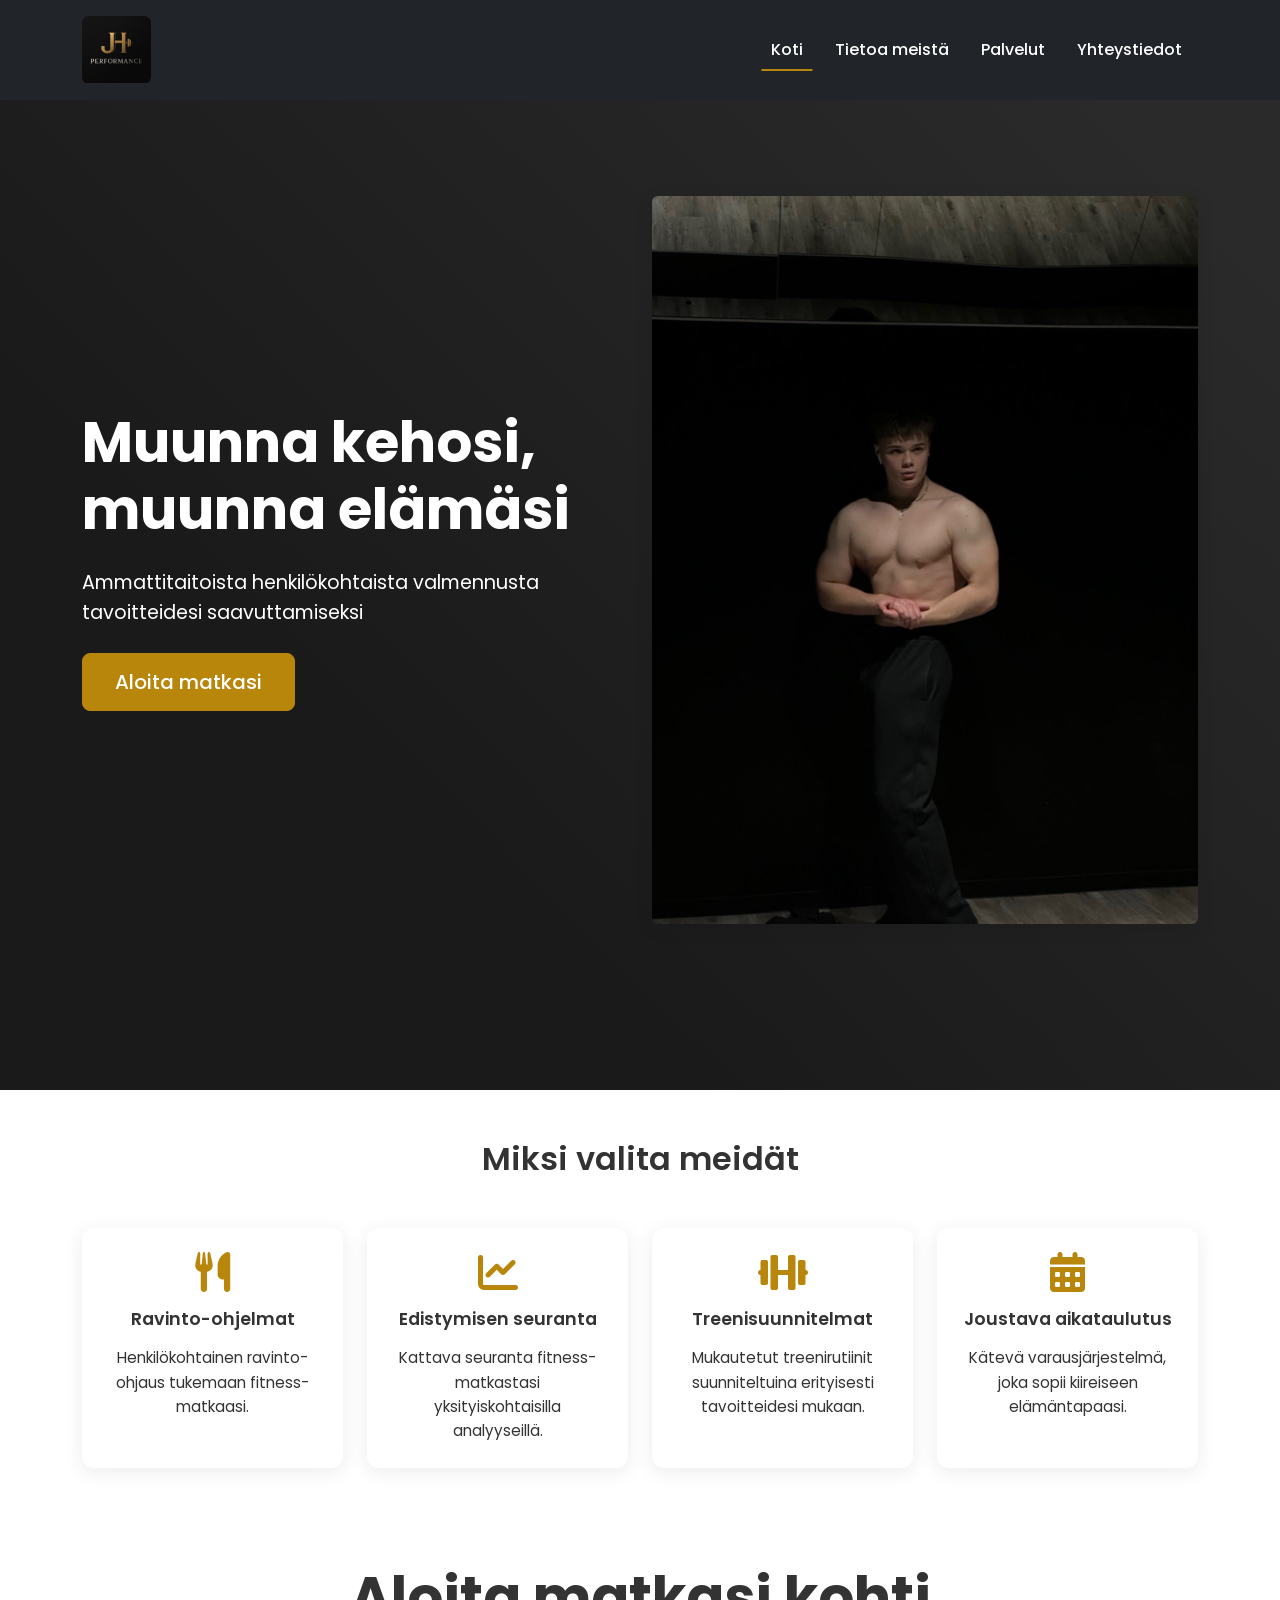
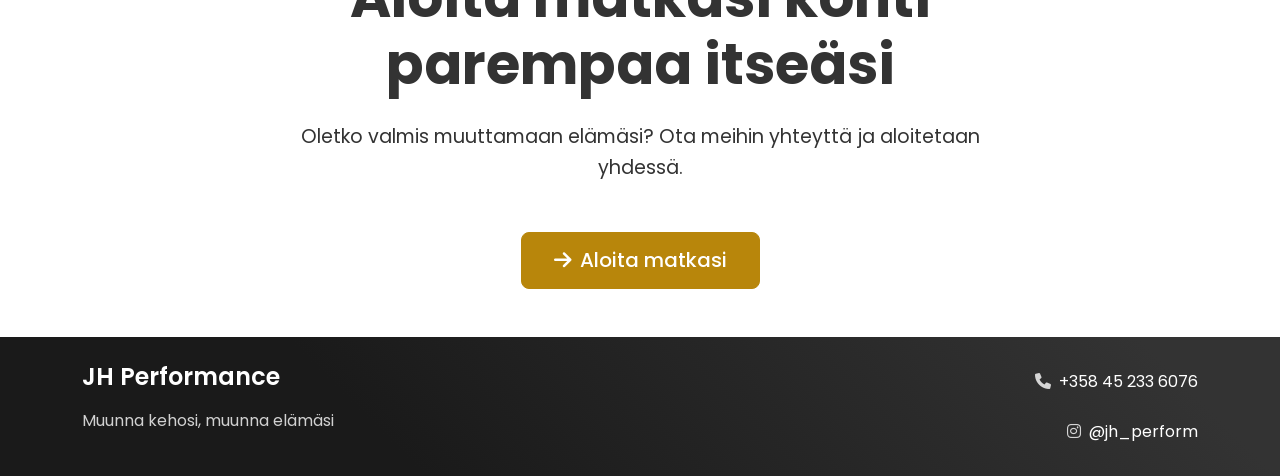
<file: index.html>
<!DOCTYPE html>
<html lang="fi">
<head>
    <meta charset="UTF-8">
    <meta name="viewport" content="width=device-width, initial-scale=1.0">
    <meta name="description" content="JH Performance - Henkilökohtainen valmennus ja ravinto-ohjaus. Autamme sinua saavuttamaan fitness-tavoitteesi ammattitaitoisella valmennuksella.">
    <meta name="keywords" content="henkilökohtainen valmennus, personal trainer, ravinto-ohjaus, fitness, treeniohjelma, kuopio, personal trainer kuopio, henkilökohtainen valmentaja kuopio, personal training kuopio, fitness valmennus kuopio, personal trainer finland, fitness coach kuopio, personal trainer suomi, henkilökohtainen valmentaja suomi">
    <meta name="author" content="JH Performance">
    <meta name="robots" content="index, follow">
    
    <!-- Open Graph / Facebook -->
    <meta property="og:type" content="website">
    <meta property="og:url" content="https://jhperformance.fi/">
    <meta property="og:title" content="JH Performance - Henkilökohtainen valmennus">
    <meta property="og:description" content="Muunna kehosi, muunna elämäsi. Ammattitaitoista henkilökohtaista valmennusta tavoitteidesi saavuttamiseksi.">
    <meta property="og:image" content="https://jhperformance.fi/images/hero-image.jpeg">

    <!-- Twitter -->
    <meta property="twitter:card" content="summary_large_image">
    <meta property="twitter:url" content="https://jhperformance.fi/">
    <meta property="twitter:title" content="JH Performance - Henkilökohtainen valmennus">
    <meta property="twitter:description" content="Muunna kehosi, muunna elämäsi. Ammattitaitoista henkilökohtaista valmennusta tavoitteidesi saavuttamiseksi.">
    <meta property="twitter:image" content="https://jhperformance.fi/images/hero-image.jpeg">

    <!-- Schema.org markup -->
    <script type="application/ld+json">
    {
        "@context": "https://schema.org",
        "@type": "LocalBusiness",
        "name": "JH Performance",
        "image": "https://jhperformance.fi/images/JHlogo.jpeg",
        "description": "Henkilökohtainen valmennus ja ravinto-ohjaus Kuopiossa. Professional personal training and nutrition coaching in Kuopio, Finland.",
        "areaServed": {
            "@type": "City",
            "name": "Kuopio",
            "address": {
                "@type": "PostalAddress",
                "addressCountry": "FI",
                "addressRegion": "Pohjois-Savo"
            }
        },
        "url": "https://jhperformance.fi",
        "telephone": "+358452336076",
        "email": "juho@jhperformance.fi",
        "priceRange": "€€",
        "openingHoursSpecification": {
            "@type": "OpeningHoursSpecification",
            "dayOfWeek": [
                "Monday",
                "Tuesday",
                "Wednesday",
                "Thursday",
                "Friday",
                "Saturday",
                "Sunday"
            ],
            "opens": "00:00",
            "closes": "23:59"
        },
        "sameAs": [
            "https://www.instagram.com/jh_perform"
        ],
        "hasOfferCatalog": {
            "@type": "OfferCatalog",
            "name": "Personal Training Services",
            "itemListElement": [
                {
                    "@type": "Offer",
                    "itemOffered": {
                        "@type": "Service",
                        "name": "Silver Package",
                        "description": "Treeniohjelma, ruokasuunnitelma, 2x kuukaudessa tulosten seuranta ja konsultaatio, rajoitettu chättituki"
                    }
                },
                {
                    "@type": "Offer",
                    "itemOffered": {
                        "@type": "Service",
                        "name": "Gold Package",
                        "description": "Treeniohjelma, ruokasuunnitelma, 3x kuukaudessa tulosten seuranta ja konsultaatio, 1x kuukaudessa mukaan salille, rajoitettu chättituki"
                    }
                },
                {
                    "@type": "Offer",
                    "itemOffered": {
                        "@type": "Service",
                        "name": "Global Package",
                        "description": "Treeniohjelma, ruokasuunnitelma, 3x kuukaudessa mukaan salille, jatkuva tulosten seuranta, rajaton 24/7 chättituki"
                    }
                }
            ]
        },
        "availableLanguage": ["Finnish", "English"],
        "keywords": "personal trainer kuopio, henkilökohtainen valmentaja kuopio, personal training kuopio, fitness valmennus kuopio, personal trainer finland, fitness coach kuopio"
    }
    </script>

    <title>JH Performance - Henkilökohtainen valmennus</title>
    <link rel="icon" type="image/x-icon" href="images/favicon.ico">
    <link rel="apple-touch-icon" href="images/apple-touch-icon.png">
    <link rel="icon" type="image/png" sizes="32x32" href="images/favicon-32x32.png">
    <link rel="icon" type="image/png" sizes="16x16" href="images/favicon-16x16.png">
    <!-- Bootstrap CSS -->
    <link href="https://cdn.jsdelivr.net/npm/bootstrap@5.3.0/dist/css/bootstrap.min.css" rel="stylesheet">
    <!-- Font Awesome -->
    <link href="https://cdnjs.cloudflare.com/ajax/libs/font-awesome/6.0.0/css/all.min.css" rel="stylesheet">
    <!-- Google Fonts -->
    <link href="https://fonts.googleapis.com/css2?family=Poppins:wght@400;500;600;700&display=swap" rel="stylesheet">
    <!-- Custom CSS -->
    <link href="css/style.css" rel="stylesheet">
</head>
<body>
    <!-- Navigation -->
    <nav class="navbar navbar-expand-lg navbar-dark bg-dark fixed-top">
        <div class="container">
            <a class="navbar-brand" href="#"><img src="images/JHlogo.jpeg" alt="JHPerformance" class="logo"></a>
            <button class="navbar-toggler" type="button" data-bs-toggle="collapse" data-bs-target="#navbarNav">
                <span class="navbar-toggler-icon"></span>
            </button>
            <div class="collapse navbar-collapse" id="navbarNav">
                <ul class="navbar-nav ms-auto">
                    <li class="nav-item">
                        <a class="nav-link active" href="#home">Koti</a>
                    </li>
                    <li class="nav-item">
                        <a class="nav-link" href="about.html">Tietoa meistä</a>
                    </li>
                    <li class="nav-item">
                        <a class="nav-link" href="services.html">Palvelut</a>
                    </li>
                    <li class="nav-item">
                        <a class="nav-link" href="contact.html">Yhteystiedot</a>
                    </li>
                </ul>
            </div>
        </div>
    </nav>

    <main>
    <!-- Hero Section -->
    <section id="home" class="hero-section">
        <div class="container">
            <div class="row align-items-center min-vh-100">
                <div class="col-lg-6">
                    <h1 class="display-4 fw-bold text-white mb-4">Muunna kehosi, muunna elämäsi</h1>
                    <p class="lead text-white mb-4">Ammattitaitoista henkilökohtaista valmennusta tavoitteidesi saavuttamiseksi</p>
                    <a href="services.html" class="btn btn-primary btn-lg">Aloita matkasi</a>
                </div>
                <div class="col-lg-6">
                    <img src="images/hero-image.jpeg" 
                         alt="Henkilökohtainen valmennus Kuopiossa - JH Performance" 
                         class="img-fluid rounded shadow-lg"
                         width="600"
                         height="400"
                         loading="eager"
                         decoding="async">
                </div>
            </div>
        </div>
    </section>

    <!-- Features Section -->
    <section id="features" class="py-5">
        <div class="container">
            <h2 class="text-center mb-5">Miksi valita meidät</h2>
            <div class="row g-4">
                <div class="col-md-6 col-lg-3">
                    <div class="feature-card text-center p-4">
                        <i class="fas fa-utensils fa-3x mb-3 text-primary" aria-hidden="true"></i>
                        <h4>Ravinto-ohjelmat</h4>
                        <p>Henkilökohtainen ravinto-ohjaus tukemaan fitness-matkaasi.</p>
                    </div>
                </div>
                <div class="col-md-6 col-lg-3">
                    <div class="feature-card text-center p-4">
                        <i class="fas fa-chart-line fa-3x mb-3 text-primary" aria-hidden="true"></i>
                        <h4>Edistymisen seuranta</h4>
                        <p>Kattava seuranta fitness-matkastasi yksityiskohtaisilla analyyseillä.</p>
                    </div>
                </div>
                <div class="col-md-6 col-lg-3">
                    <div class="feature-card text-center p-4">
                        <i class="fas fa-dumbbell fa-3x mb-3 text-primary" aria-hidden="true"></i>
                        <h4>Treenisuunnitelmat</h4>
                        <p>Mukautetut treenirutiinit suunniteltuina erityisesti tavoitteidesi mukaan.</p>
                    </div>
                </div>
                <div class="col-md-6 col-lg-3">
                    <div class="feature-card text-center p-4">
                        <i class="fas fa-calendar-alt fa-3x mb-3 text-primary" aria-hidden="true"></i>
                        <h4>Joustava aikataulutus</h4>
                        <p>Kätevä varausjärjestelmä, joka sopii kiireiseen elämäntapaasi.</p>
                    </div>
                </div>
            </div>
        </div>
    </section>


    <!-- Contact Section -->
    <section id="contact" class="py-5">
        <div class="container">
            <div class="row justify-content-center">
                <div class="col-lg-8 text-center">
                    <h2 class="display-4 fw-bold mb-4">Aloita matkasi kohti parempaa itseäsi</h2>
                    <p class="lead mb-5">Oletko valmis muuttamaan elämäsi? Ota meihin yhteyttä ja aloitetaan yhdessä.</p>
                    
                    <div class="mt-5">
                        <a href="services.html" class="btn btn-primary btn-lg">
                            <i class="fas fa-arrow-right me-2"></i>Aloita matkasi
                        </a>
                    </div>
                </div>
            </div>
        </div>
    </section>
    </main>

    <!-- Footer -->
    <footer class="bg-dark text-white py-4">
        <div class="container">
            <div class="row">
                <div class="col-md-6">
                    <h5>JH Performance</h5>
                    <p>Muunna kehosi, muunna elämäsi</p>
                </div>
                <div class="col-md-6 text-md-end">
                    <div class="d-flex flex-column align-items-md-end gap-2">
                        <a href="tel:+358452336076" class="text-white text-decoration-none">
                            <i class="fas fa-phone me-2" aria-hidden="true"></i>+358 45 233 6076
                        </a>
                        <!--
                        <a href="mailto:juho@jhperformance.fi" class="text-white text-decoration-none">
                            <i class="fas fa-envelope me-2" aria-hidden="true"></i>juho@jhperformance.fi
                        </a>
                        -->
                        <a href="https://www.instagram.com/jh_perform" target="_blank" class="text-white text-decoration-none">
                            <i class="fab fa-instagram me-2" aria-hidden="true"></i>@jh_perform
                        </a>
                    </div>
                </div>
            </div>
        </div>
    </footer>

    <!-- Black Friday Popup Modal -->
    <div class="modal fade" id="blackFridayModal" tabindex="-1" aria-labelledby="blackFridayModalLabel" aria-hidden="true">
        <div class="modal-dialog modal-dialog-centered">
            <div class="modal-content black-friday-modal">
                <div class="modal-header border-0">
                    <button type="button" class="btn-close btn-close-dark" data-bs-dismiss="modal" aria-label="Close"></button>
                </div>
                <div class="modal-body text-center p-5">
                    <div class="black-friday-icon mb-4">
                        <i class="fas fa-fire fa-4x text-warning"></i>
                    </div>
                    <h2 class="display-5 fw-bold text-dark mb-3">
                        BLACK FRIDAY TARJOUS!!!
                    </h2>
                    <div class="mb-4">
                        <p class="h4 text-warning mb-3">
                            <strong>Silver-paketti ILMAISEKSI VUODEN LOPPUUN ASTI</strong>
                        </p>
                        <p class="text-dark lead">
                            Ensimmäisille 20 henkilölle!
                        </p>
                    </div>
                    <div class="offer-details mb-4">
                        <p class="text-dark-50 mb-2">
                            <i class="fas fa-calendar-alt me-2"></i>
                            Tarjous voimassa: 20.11.2025 - 4.12.2025
                        </p>
                        <p class="text-dark-50 mb-0">
                            <i class="fas fa-gift me-2"></i>
                            Ei sitoumuksia!
                        </p>
                    </div>
                    <a href="services.html" class="btn btn-warning btn-lg px-5 py-3">
                        <i class="fas fa-bolt me-2"></i>Lunasta tarjous nyt!
                    </a>
                </div>
            </div>
        </div>
    </div>

    <!-- Bootstrap JS -->
    <script src="https://cdn.jsdelivr.net/npm/bootstrap@5.3.0/dist/js/bootstrap.bundle.min.js"></script>
    <!-- Custom JS -->
    <script src="js/main.js"></script>
    
    <!-- Black Friday Popup Script -->
    <script>
        // Check if it's within the Black Friday period and if popup hasn't been shown
        const today = new Date();
        const startDate = new Date('2025-11-19');
        const endDate = new Date('2025-12-04');
        
        if (today >= startDate && today <= endDate) {
            
                // Show popup after 2 seconds
                setTimeout(function() {
                    const modal = new bootstrap.Modal(document.getElementById('blackFridayModal'));
                    modal.show();
                }, 1000);
            }
    </script>
</body>
</html>
</file>
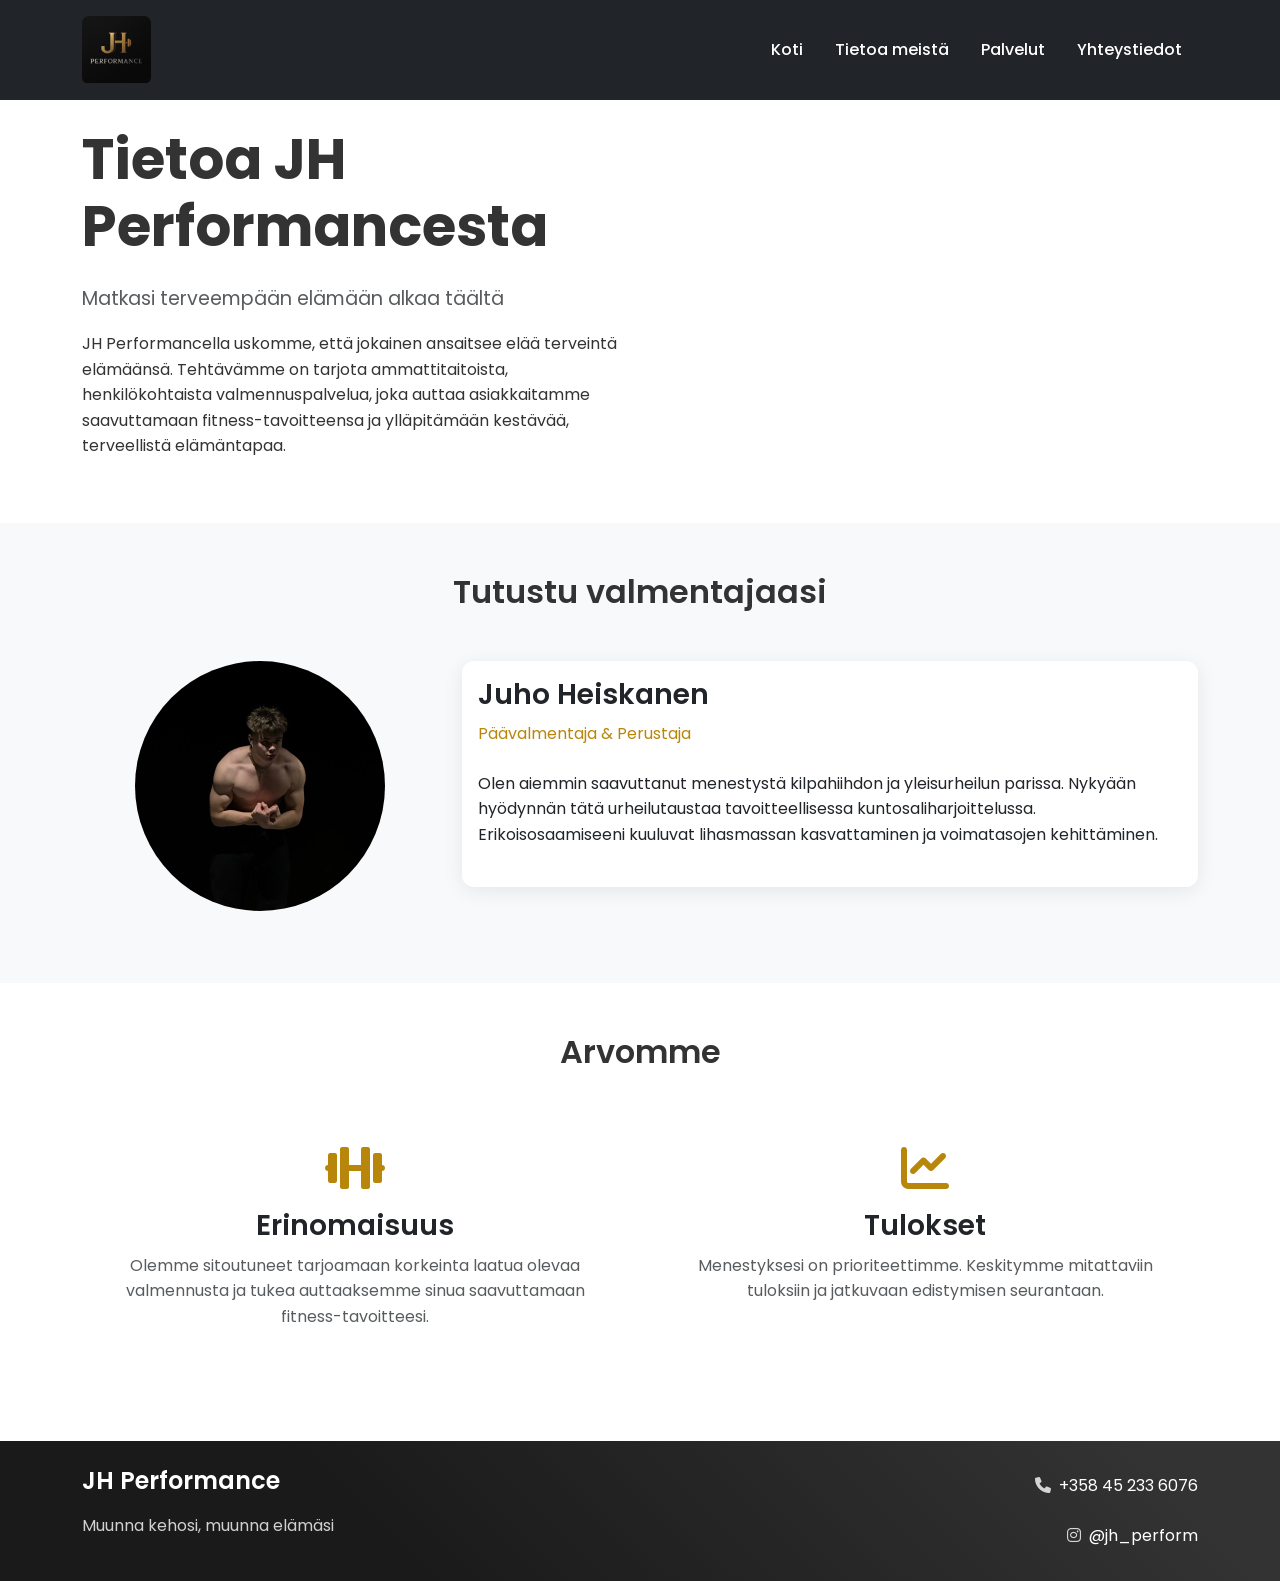
<file: about.html>
<!DOCTYPE html>
<html lang="fi">
<head>
    <meta charset="UTF-8">
    <meta name="viewport" content="width=device-width, initial-scale=1.0">
    <meta name="description" content="Tutustu JH Performanceen ja valmentajaamme Juho Heiskanen. Ammattitaitoista henkilökohtaista valmennusta ja ravinto-ohjausta Kuopiossa.">
    <meta name="keywords" content="JH Performance, Juho Heiskanen, personal trainer, henkilökohtainen valmennus, ravinto-ohjaus, kuopio, fitness, valmentaja, personal trainer kuopio, henkilökohtainen valmentaja kuopio, personal training kuopio, fitness coach kuopio, personal trainer finland, personal trainer suomi, henkilökohtainen valmentaja suomi">
    <meta name="author" content="JH Performance">
    <meta name="robots" content="index, follow">
    
    <!-- Open Graph / Facebook -->
    <meta property="og:type" content="website">
    <meta property="og:url" content="https://jhperformance.fi/about">
    <meta property="og:title" content="Tietoa meistä - JH Performance">
    <meta property="og:description" content="Tutustu JH Performanceen ja valmentajaamme Juho Heiskanen. Ammattitaitoista henkilökohtaista valmennusta ja ravinto-ohjausta Kuopiossa.">
    <meta property="og:image" content="https://jhperformance.fi/images/trainer-avatar.jpeg">

    <!-- Twitter -->
    <meta property="twitter:card" content="summary_large_image">
    <meta property="twitter:url" content="https://jhperformance.fi/about">
    <meta property="twitter:title" content="Tietoa meistä - JH Performance">
    <meta property="twitter:description" content="Tutustu JH Performanceen ja valmentajaamme Juho Heiskanen. Ammattitaitoista henkilökohtaista valmennusta ja ravinto-ohjausta Kuopiossa.">
    <meta property="twitter:image" content="https://jhperformance.fi/images/trainer-avatar.jpeg">

    <!-- Schema.org markup -->
    <script type="application/ld+json">
    {
        "@context": "https://schema.org",
        "@type": "Person",
        "name": "Juho Heiskanen",
        "jobTitle": "Personal Trainer",
        "worksFor": {
            "@type": "Organization",
            "name": "JH Performance"
        },
        "description": "Ammattitaitoinen personal trainer ja ravinto-ohjaaja Kuopiossa",
        "image": "https://jhperformance.fi/images/JHlogo.jpeg",
        "url": "https://jhperformance.fi/about",
        "sameAs": [
            "https://www.instagram.com/jh_perform"
        ],
        "knowsAbout": [
            "Henkilökohtainen valmennus",
            "Ravinto-ohjaus",
            "Fitness",
            "Treeniohjelmat",
            "Ruokasuunnitelmat"
        ],
        "award": [
            "Personal Trainer -koulutus",
            "Ravinto-ohjaus -koulutus"
        ]
    }
    </script>

    <title>Tietoa meistä - JH Performance</title>
    <link rel="icon" type="image/x-icon" href="images/favicon.ico">
    <link rel="apple-touch-icon" href="images/apple-touch-icon.png">
    <link rel="icon" type="image/png" sizes="32x32" href="images/favicon-32x32.png">
    <link rel="icon" type="image/png" sizes="16x16" href="images/favicon-16x16.png">
    <!-- Bootstrap CSS -->
    <link href="https://cdn.jsdelivr.net/npm/bootstrap@5.3.0/dist/css/bootstrap.min.css" rel="stylesheet">
    <!-- Font Awesome -->
    <link href="https://cdnjs.cloudflare.com/ajax/libs/font-awesome/6.0.0/css/all.min.css" rel="stylesheet">
    <!-- Google Fonts -->
    <link href="https://fonts.googleapis.com/css2?family=Poppins:wght@400;500;600;700&display=swap" rel="stylesheet">
    <!-- Custom CSS -->
    <link href="css/style.css" rel="stylesheet">
</head>
<body>
    <!-- Navigation -->
    <nav class="navbar navbar-expand-lg navbar-dark bg-dark fixed-top">
        <div class="container">
            <a class="navbar-brand" href="index.html"><img src="images/JHlogo.jpeg" alt="JHPerformance" class="logo"></a>
            <button class="navbar-toggler" type="button" data-bs-toggle="collapse" data-bs-target="#navbarNav">
                <span class="navbar-toggler-icon"></span>
            </button>
            <div class="collapse navbar-collapse" id="navbarNav">
                <ul class="navbar-nav ms-auto">
                    <li class="nav-item">
                        <a class="nav-link" href="index.html">Koti</a>
                    </li>
                    <li class="nav-item">
                        <a class="nav-link active" href="about.html">Tietoa meistä</a>
                    </li>
                    <li class="nav-item">
                        <a class="nav-link" href="services.html">Palvelut</a>
                    </li>
                    <li class="nav-item">
                        <a class="nav-link" href="contact.html">Yhteystiedot</a>
                    </li>
                </ul>
            </div>
        </div>
    </nav>

    <!-- Hero Section -->
    <section class="py-5 mt-5">
        <div class="container">
            <div class="row align-items-center">
                <div class="col-lg-6">
                    <h1 class="display-4 fw-bold mb-4">Tietoa JH Performancesta</h1>
                    <p class="lead text-muted">Matkasi terveempään elämään alkaa täältä</p>
                    <p>JH Performancella uskomme, että jokainen ansaitsee elää terveintä elämäänsä. 
                    Tehtävämme on tarjota ammattitaitoista, henkilökohtaista valmennuspalvelua, 
                    joka auttaa asiakkaitamme saavuttamaan fitness-tavoitteensa ja ylläpitämään 
                    kestävää, terveellistä elämäntapaa.</p>
                </div>
                <!--
                <div class="col-lg-6">
                    <img src="images/about-hero.jpg" alt="Henkilökohtainen valmennus" class="img-fluid rounded shadow-lg">
                </div>
                -->
            </div>
        </div>
    </section>

    <!-- Trainer Profile -->
    <section class="py-5 bg-light">
        <div class="container">
            <h2 class="text-center mb-5">Tutustu valmentajaasi</h2>
            <div class="row">
                <div class="col-md-4 text-center">
                    <img src="images/trainer-avatar.jpeg" alt="Valmentaja" class="rounded-circle img-fluid mb-4" style="max-width: 250px;">
                </div>
                <div class="col-md-8">
                    <div class="card shadow-lg">
                        <div class="card-body">
                            <h3 class="card-title">Juho Heiskanen</h3>
                            <p class="text-primary mb-4">Päävalmentaja & Perustaja</p>
                            <p>Olen aiemmin saavuttanut menestystä kilpahiihdon ja yleisurheilun parissa.
                                 
                                  Nykyään hyödynnän tätä urheilutaustaa tavoitteellisessa kuntosaliharjoittelussa. 
                                  Erikoisosaamiseeni kuuluvat lihasmassan kasvattaminen ja voimatasojen kehittäminen.</p>
                            
                            <div class="row mt-4">
                                
                                
                            </div>
                        </div>
                    </div>
                </div>
            </div>
        </div>
    </section>

    <!-- Our Values Section -->
    <section class="py-5">
        <div class="container">
            <h2 class="text-center mb-5">Arvomme</h2>
            <div class="row justify-content-center">
                <div class="col-md-6">
                    <div class="card text-center p-4 mb-4">
                        <i class="fas fa-dumbbell fa-3x text-primary mb-3"></i>
                        <h3>Erinomaisuus</h3>
                        <p class="text-muted">Olemme sitoutuneet tarjoamaan korkeinta laatua olevaa valmennusta ja tukea auttaaksemme sinua saavuttamaan fitness-tavoitteesi.</p>
                    </div>
                </div>
                <div class="col-md-6">
                    <div class="card text-center p-4 mb-4">
                        <i class="fas fa-chart-line fa-3x text-primary mb-3"></i>
                        <h3>Tulokset</h3>
                        <p class="text-muted">Menestyksesi on prioriteettimme. Keskitymme mitattaviin tuloksiin ja jatkuvaan edistymisen seurantaan.</p>
                    </div>
                </div>
            </div>
        </div>
    </section>

    <!-- Footer -->
    <footer class="bg-dark text-white py-4">
        <div class="container">
            <div class="row">
                <div class="col-md-6">
                    <h5>JH Performance</h5>
                    <p>Muunna kehosi, muunna elämäsi</p>
                </div>
                <div class="col-md-6 text-md-end">
                    <div class="d-flex flex-column align-items-md-end gap-2">
                        <a href="tel:+358452336076" class="text-white text-decoration-none">
                            <i class="fas fa-phone me-2"></i>+358 45 233 6076
                        </a>
                        <!--
                        <a href="mailto:juho@jhperformance.fi" class="text-white text-decoration-none">
                            <i class="fas fa-envelope me-2"></i>juho@jhperformance.fi
                        </a>
                        -->
                        <a href="https://www.instagram.com/jh_perform" target="_blank" class="text-white text-decoration-none">
                            <i class="fab fa-instagram me-2"></i>@jh_perform
                        </a>
                    </div>
                </div>
            </div>
        </div>
    </footer>

    <!-- Bootstrap JS -->
    <script src="https://cdn.jsdelivr.net/npm/bootstrap@5.3.0/dist/js/bootstrap.bundle.min.js"></script>
    <!-- Custom JS -->
    <script src="js/main.js"></script>
</body>
</html>
</file>
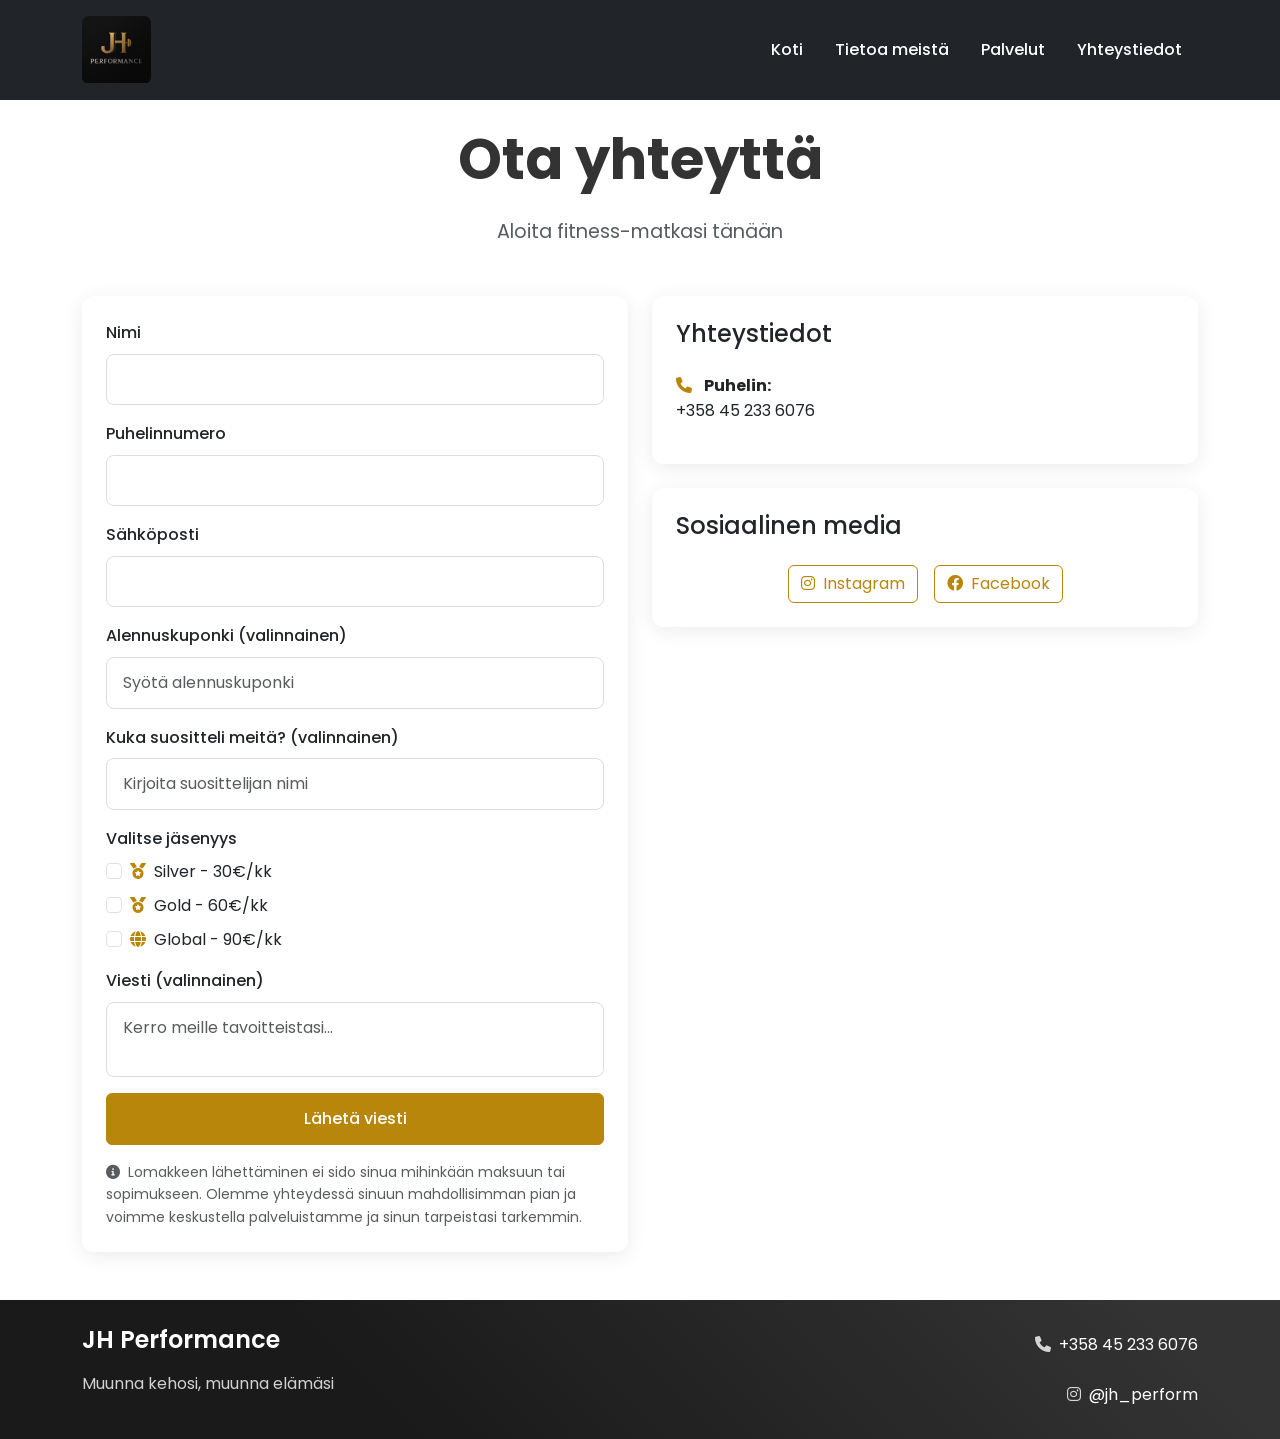
<file: contact.html>
<!DOCTYPE html>
<html lang="fi">
<head>
    <meta charset="UTF-8">
    <meta name="viewport" content="width=device-width, initial-scale=1.0">
    <meta name="description" content="Ota yhteyttä JH Performanceen. Aloita henkilökohtainen valmennus ja ravinto-ohjaus Kuopiossa. Varaa ilmainen konsultaatio tänään!">
    <meta name="keywords" content="henkilökohtainen valmennus, personal trainer, ravinto-ohjaus, fitness, treeniohjelma, kuopio, yhteystiedot, konsultaatio, personal trainer kuopio, henkilökohtainen valmentaja kuopio, personal training kuopio, fitness valmennus kuopio, personal trainer finland, fitness coach kuopio, personal trainer suomi, henkilökohtainen valmentaja suomi, personal trainer contact kuopio">
    <meta name="author" content="JH Performance">
    <meta name="robots" content="index, follow">
    
    <!-- Open Graph / Facebook -->
    <meta property="og:type" content="website">
    <meta property="og:url" content="https://jhperformance.fi/contact">
    <meta property="og:title" content="Yhteystiedot - JH Performance">
    <meta property="og:description" content="Ota yhteyttä JH Performanceen. Aloita henkilökohtainen valmennus ja ravinto-ohjaus Kuopiossa. Varaa ilmainen konsultaatio tänään!">
    <meta property="og:image" content="https://jhperformance.fi/images/hero-image.jpeg">

    <!-- Twitter -->
    <meta property="twitter:card" content="summary_large_image">
    <meta property="twitter:url" content="https://jhperformance.fi/contact">
    <meta property="twitter:title" content="Yhteystiedot - JH Performance">
    <meta property="twitter:description" content="Ota yhteyttä JH Performanceen. Aloita henkilökohtainen valmennus ja ravinto-ohjaus Kuopiossa. Varaa ilmainen konsultaatio tänään!">
    <meta property="twitter:image" content="https://jhperformance.fi/images/hero-image.jpeg">

    <!-- Schema.org markup -->
    <script type="application/ld+json">
    {
        "@context": "https://schema.org",
        "@type": "Organization",
        "name": "JH Performance",
        "url": "https://jhperformance.fi",
        "logo": "https://jhperformance.fi/images/JHlogo.jpeg",
        "contactPoint": {
            "@type": "ContactPoint",
            "telephone": "+358452336076",
            "contactType": "customer service",
            "email": "juho@jhperformance.fi",
            "availableLanguage": ["Finnish", "English"]
        },
        "sameAs": [
            "https://www.instagram.com/jh_perform"
        ]
    }
    </script>

    <title>Yhteystiedot - JH Performance</title>
    <link rel="icon" type="image/x-icon" href="images/favicon.ico">
    <link rel="apple-touch-icon" href="images/apple-touch-icon.png">
    <link rel="icon" type="image/png" sizes="32x32" href="images/favicon-32x32.png">
    <link rel="icon" type="image/png" sizes="16x16" href="images/favicon-16x16.png">
    <!-- Bootstrap CSS -->
    <link href="https://cdn.jsdelivr.net/npm/bootstrap@5.3.0/dist/css/bootstrap.min.css" rel="stylesheet">
    <!-- Font Awesome -->
    <link href="https://cdnjs.cloudflare.com/ajax/libs/font-awesome/6.0.0/css/all.min.css" rel="stylesheet">
    <!-- Google Fonts -->
    <link href="https://fonts.googleapis.com/css2?family=Poppins:wght@400;500;600;700&display=swap" rel="stylesheet">
    <!-- Custom CSS -->
    <link href="css/style.css" rel="stylesheet">
</head>
<body data-page="contact">
    <!-- Navigation -->
    <nav class="navbar navbar-expand-lg navbar-dark bg-dark fixed-top">
        <div class="container">
            <a class="navbar-brand" href="index.html"><img src="images/JHlogo.jpeg" alt="JHPerformance" class="logo"></a>
            <button class="navbar-toggler" type="button" data-bs-toggle="collapse" data-bs-target="#navbarNav">
                <span class="navbar-toggler-icon"></span>
            </button>
            <div class="collapse navbar-collapse" id="navbarNav">
                <ul class="navbar-nav ms-auto">
                    <li class="nav-item">
                        <a class="nav-link" href="index.html">Koti</a>
                    </li>
                    <li class="nav-item">
                        <a class="nav-link" href="about.html">Tietoa meistä</a>
                    </li>
                    <li class="nav-item">
                        <a class="nav-link" href="services.html">Palvelut</a>
                    </li>
                    <li class="nav-item">
                        <a class="nav-link active" href="contact.html">Yhteystiedot</a>
                    </li>
                </ul>
            </div>
        </div>
    </nav>

    <main>
    <!-- Contact Header -->
    <section class="py-5 mt-5">
        <div class="container">
            <h1 class="text-center display-4 fw-bold mb-4">Ota yhteyttä</h1>
            <p class="text-center lead text-muted mb-5">Aloita fitness-matkasi tänään</p>

            <div class="row g-4">
                <!-- Contact Form -->
                <div class="col-lg-6">
                    <div class="card shadow-lg">
                        <div class="card-body p-4">
                            <form action="https://api.web3forms.com/submit" method="POST">
                                <!-- Replace with your Access Key -->
                                <input type="hidden" name="access_key" value="765592e1-1678-4446-a315-77cf9a6a2aae">
                            
                                <!-- Form Inputs -->
                                <div class="mb-3">
                                    <label for="name" class="form-label">Nimi</label>
                                    <input type="text" class="form-control" id="name" name="Nimi" required>
                                </div>
                                <div class="mb-3">
                                    <label for="phone" class="form-label">Puhelinnumero</label>
                                    <input type="tel" class="form-control" id="phone" name="Puhelinnumero" pattern="[+]?[0-9\s-]+" title="Syötä kelvollinen puhelinnumero" required>
                                </div>
                                <div class="mb-3">
                                    <label for="email" class="form-label">Sähköposti</label>
                                    <input type="email" class="form-control" id="email" name="Sähköposti" required>
                                </div>
                                <div class="mb-3">
                                    <label for="discountcode" class="form-label">Alennuskuponki (valinnainen)</label>
                                    <input type="text" class="form-control" id="discountcode" name="Alennuskuponki" placeholder="Syötä alennuskuponki">
                                </div>
                                <div class="mb-3">
                                    <label for="referral" class="form-label">Kuka suositteli meitä? (valinnainen)</label>
                                    <input type="text" class="form-control" id="referral" name="Suosittelija" placeholder="Kirjoita suosittelijan nimi">
                                </div>
                                <div class="mb-3">
                                    <label class="form-label">Valitse jäsenyys</label>
                                    <div class="form-check mb-2">
                                        <input class="form-check-input membership-radio" type="checkbox" name="Membership" value="Silver" id="silver">
                                        <label class="form-check-label" for="silver">
                                            <i class="fas fa-medal text-primary me-2"></i>Silver - 30€/kk
                                        </label>
                                    </div>
                                    <div class="form-check mb-2">
                                        <input class="form-check-input membership-radio" type="checkbox" name="Membership" value="Gold" id="gold">
                                        <label class="form-check-label" for="gold">
                                            <i class="fas fa-medal text-primary me-2"></i>Gold - 60€/kk
                                        </label>
                                    </div>
                                    <div class="form-check mb-2">
                                        <input class="form-check-input membership-radio" type="checkbox" name="Membership" value="Global" id="global">
                                        <label class="form-check-label" for="global">
                                            <i class="fas fa-globe text-primary me-2"></i>Global - 90€/kk
                                        </label>
                                    </div>
                                </div>
                                <div class="mb-3">
                                    <label for="message" class="form-label">Viesti (valinnainen)</label>
                                    <textarea class="form-control" id="message" name="Viesti" style="resize: none;" placeholder="Kerro meille tavoitteistasi..."></textarea>
                                </div>
                            
                                <!-- Honeypot Spam Protection -->
                                <input type="checkbox" name="botcheck" class="hidden" style="display: none;">
                                <input type="hidden" name="redirect" value="https://jhperformance.fi/formsuccess.html">
                                <button type="submit" class="btn btn-primary w-100">Lähetä viesti</button>
                                
                                <p class="text-muted small mt-3 mb-0">
                                    <i class="fas fa-info-circle me-1"></i>
                                    Lomakkeen lähettäminen ei sido sinua mihinkään maksuun tai sopimukseen. Olemme yhteydessä sinuun mahdollisimman pian ja voimme keskustella palveluistamme ja sinun tarpeistasi tarkemmin.
                                </p>
                            </form>
                        </div>
                    </div>
                </div>

                <!-- Contact Info -->
                <div class="col-lg-6">
                    <div class="card shadow-lg mb-4">
                        <div class="card-body p-4">
                            <h3 class="h4 mb-4">Yhteystiedot</h3>
                            <ul class="list-unstyled">
                                <li class="mb-3">
                                    <i class="fas fa-phone text-primary me-2"></i>
                                    <strong>Puhelin:</strong><br>
                                    +358 45 233 6076
                                </li>
                                <!--
                                <li class="mb-3">
                                    <i class="fas fa-envelope text-primary me-2"></i>
                                    <strong>Sähköposti:</strong><br>
                                    juho@jhperformance.fi
                                </li>
                                -->
                            </ul>
                        </div>
                    </div>

                    <!-- Social Media -->
                    <div class="card shadow-lg">
                        <div class="card-body p-4">
                            <h3 class="h4 mb-4">Sosiaalinen media</h3>
                            <div class="d-flex justify-content-center gap-3">
                                <a href="https://www.instagram.com/jh_perform" target="_blank" class="btn btn-outline-primary">
                                    <i class="fab fa-instagram me-2"></i>Instagram
                                </a>
                                <a href="https://www.facebook.com/people/JH-Performance/61575953143775/" target="_blank" class="btn btn-outline-primary">
                                    <i class="fab fa-facebook me-2"></i>Facebook
                                </a>
                            </div>
                        </div>
                    </div>
                </div>
            </div>
        </div>
    </section>
    </main>
    
    <!-- Footer -->
    <footer class="bg-dark text-white py-4">
        <div class="container">
            <div class="row">
                <div class="col-md-6">
                    <h5>JH Performance</h5>
                    <p>Muunna kehosi, muunna elämäsi</p>
                </div>
                <div class="col-md-6 text-md-end">
                    <div class="d-flex flex-column align-items-md-end gap-2">
                        <a href="tel:+358452336076" class="text-white text-decoration-none">
                            <i class="fas fa-phone me-2"></i>+358 45 233 6076
                        </a>
                        <!--
                        <a href="mailto:juho@jhperformance.fi" class="text-white text-decoration-none">
                            <i class="fas fa-envelope me-2"></i>juho@jhperformance.fi
                        </a>
                        -->
                        <a href="https://www.instagram.com/jh_perform" target="_blank" class="text-white text-decoration-none">
                            <i class="fab fa-instagram me-2"></i>@jh_perform
                        </a>
                    </div>
                </div>
            </div>
        </div>
    </footer>

    <!-- Bootstrap JS -->
    <script src="https://cdn.jsdelivr.net/npm/bootstrap@5.3.0/dist/js/bootstrap.bundle.min.js"></script>
    <!-- Custom JS -->
    <script src="js/main.js"></script>
</body>
</html>
</file>
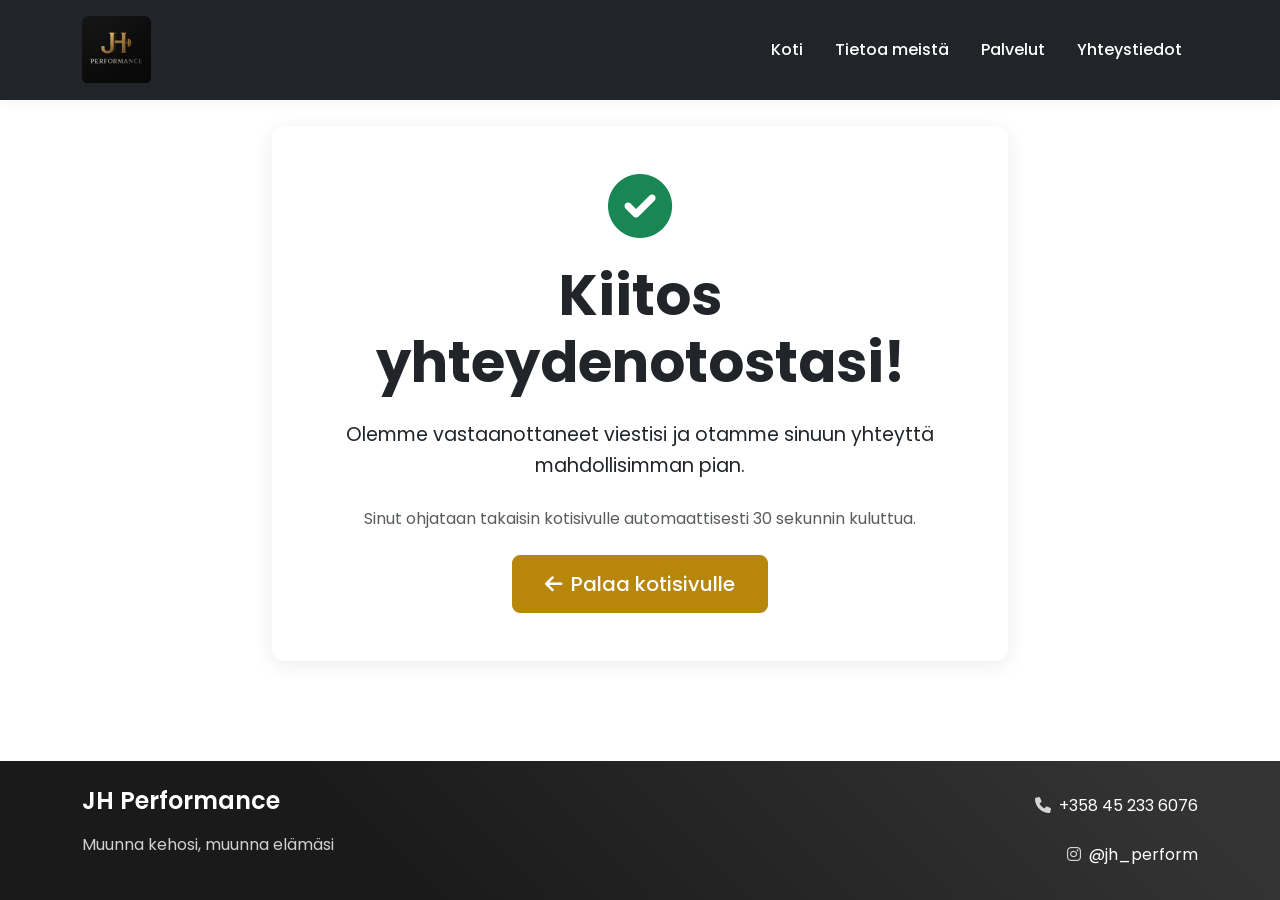
<file: formsuccess.html>
<!DOCTYPE html>
<html lang="fi">
<head>
    <meta charset="UTF-8">
    <meta name="viewport" content="width=device-width, initial-scale=1.0">
    <meta http-equiv="refresh" content="30;url=https://jhperformance.fi">
    <meta name="description" content="Kiitos yhteydenotostasi JH Performanceen. Otamme sinuun yhteyttä mahdollisimman pian.">
    <meta name="keywords" content="JH Performance, yhteydenotto, kiitos, personal trainer, henkilökohtainen valmennus, kuopio">
    <meta name="author" content="JH Performance">
    <meta name="robots" content="noindex, nofollow">
    
    <!-- Open Graph / Facebook -->
    <meta property="og:type" content="website">
    <meta property="og:url" content="https://jhperformance.fi/formsuccess.html">
    <meta property="og:title" content="Kiitos yhteydenotostasi - JH Performance">
    <meta property="og:description" content="Kiitos yhteydenotostasi JH Performanceen. Otamme sinuun yhteyttä mahdollisimman pian.">
    <meta property="og:image" content="https://jhperformance.fi/images/JHlogo.jpeg">

    <!-- Twitter -->
    <meta property="twitter:card" content="summary_large_image">
    <meta property="twitter:url" content="https://jhperformance.fi/formsuccess.html">
    <meta property="twitter:title" content="Kiitos yhteydenotostasi - JH Performance">
    <meta property="twitter:description" content="Kiitos yhteydenotostasi JH Performanceen. Otamme sinuun yhteyttä mahdollisimman pian.">
    <meta property="twitter:image" content="https://jhperformance.fi/images/JHlogo.jpeg">

    <!-- Schema.org markup -->
    <script type="application/ld+json">
    {
        "@context": "https://schema.org",
        "@type": "WebPage",
        "name": "Kiitos yhteydenotostasi - JH Performance",
        "description": "Kiitos yhteydenotostasi JH Performanceen. Otamme sinuun yhteyttä mahdollisimman pian.",
        "publisher": {
            "@type": "Organization",
            "name": "JH Performance",
            "logo": {
                "@type": "ImageObject",
                "url": "https://jhperformance.fi/images/JHlogo.jpeg"
            }
        },
        "mainEntity": {
            "@type": "Message",
            "text": "Kiitos yhteydenotostasi JH Performanceen. Otamme sinuun yhteyttä mahdollisimman pian."
        }
    }
    </script>

    <title>Kiitos yhteydenotostasi - JH Performance</title>
    <link rel="icon" type="image/x-icon" href="images/favicon.ico">
    <link rel="apple-touch-icon" href="images/apple-touch-icon.png">
    <link rel="icon" type="image/png" sizes="32x32" href="images/favicon-32x32.png">
    <link rel="icon" type="image/png" sizes="16x16" href="images/favicon-16x16.png">
    <!-- Bootstrap CSS -->
    <link href="https://cdn.jsdelivr.net/npm/bootstrap@5.3.0/dist/css/bootstrap.min.css" rel="stylesheet">
    <!-- Font Awesome -->
    <link href="https://cdnjs.cloudflare.com/ajax/libs/font-awesome/6.0.0/css/all.min.css" rel="stylesheet">
    <!-- Google Fonts -->
    <link href="https://fonts.googleapis.com/css2?family=Poppins:wght@400;500;600;700&display=swap" rel="stylesheet">
    <!-- Custom CSS -->
    <link href="css/style.css" rel="stylesheet">
</head>
<body>
    <!-- Navigation -->
    <nav class="navbar navbar-expand-lg navbar-dark bg-dark fixed-top">
        <div class="container">
            <a class="navbar-brand" href="index.html"><img src="images/JHlogo.jpeg" alt="JHPerformance" class="logo"></a>
            <button class="navbar-toggler" type="button" data-bs-toggle="collapse" data-bs-target="#navbarNav">
                <span class="navbar-toggler-icon"></span>
            </button>
            <div class="collapse navbar-collapse" id="navbarNav">
                <ul class="navbar-nav ms-auto">
                    <li class="nav-item">
                        <a class="nav-link" href="https://jhperformance.fi">Koti</a>
                    </li>
                    <li class="nav-item">
                        <a class="nav-link" href="about.html">Tietoa meistä</a>
                    </li>
                    <li class="nav-item">
                        <a class="nav-link" href="services.html">Palvelut</a>
                    </li>
                    <li class="nav-item">
                        <a class="nav-link" href="contact.html">Yhteystiedot</a>
                    </li>
                </ul>
            </div>
        </div>
    </nav>

    <main>
        <section class="py-5 mt-5">
            <div class="container">
                <div class="row justify-content-center">
                    <div class="col-lg-8 text-center">
                        <div class="card shadow-lg">
                            <div class="card-body p-5">
                                <i class="fas fa-check-circle text-success fa-4x mb-4"></i>
                                <h1 class="display-4 fw-bold mb-4">Kiitos yhteydenotostasi!</h1>
                                <p class="lead mb-4">Olemme vastaanottaneet viestisi ja otamme sinuun yhteyttä mahdollisimman pian.</p>
                                <p class="text-muted mb-4">Sinut ohjataan takaisin kotisivulle automaattisesti 30 sekunnin kuluttua.</p>
                                <a href="index.html" class="btn btn-primary btn-lg">
                                    <i class="fas fa-arrow-left me-2"></i>Palaa kotisivulle
                                </a>
                            </div>
                        </div>
                    </div>
                </div>
            </div>
        </section>
    </main>

    <!-- Footer -->
    <footer class="bg-dark text-white py-4">
        <div class="container">
            <div class="row">
                <div class="col-md-6">
                    <h5>JH Performance</h5>
                    <p>Muunna kehosi, muunna elämäsi</p>
                </div>
                <div class="col-md-6 text-md-end">
                    <div class="d-flex flex-column align-items-md-end gap-2">
                        <a href="tel:+358452336076" class="text-white text-decoration-none">
                            <i class="fas fa-phone me-2"></i>+358 45 233 6076
                        </a>
                        <!--
                        <a href="mailto:juho@jhperformance.fi" class="text-white text-decoration-none">
                            <i class="fas fa-envelope me-2"></i>juho@jhperformance.fi
                        </a>
                        -->
                        <a href="https://www.instagram.com/jh_perform" target="_blank" class="text-white text-decoration-none">
                            <i class="fab fa-instagram me-2"></i>@jh_perform
                        </a>
                    </div>
                </div>
            </div>
        </div>
    </footer>

    <!-- Bootstrap JS -->
    <script src="https://cdn.jsdelivr.net/npm/bootstrap@5.3.0/dist/js/bootstrap.bundle.min.js"></script>
    <!-- Custom JS -->
    <script src="js/main.js"></script>
</body>
</html>
</file>
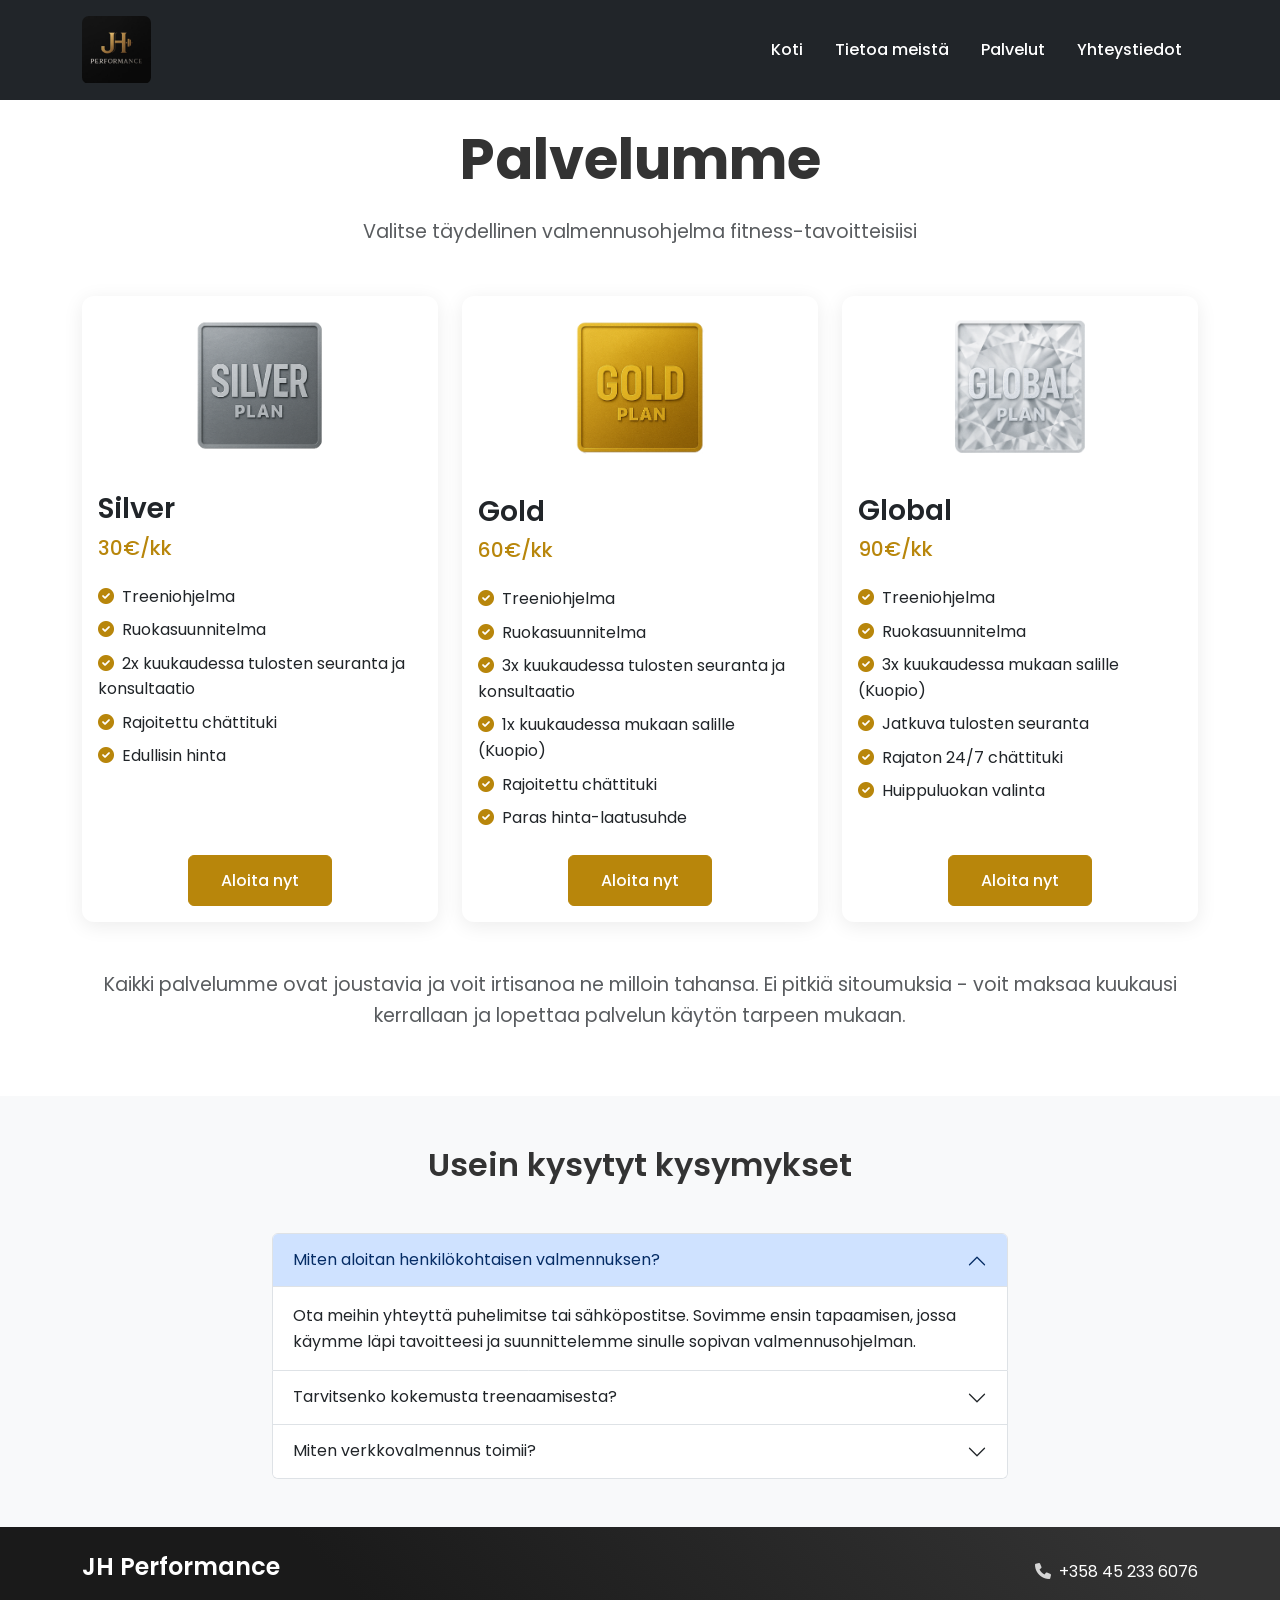
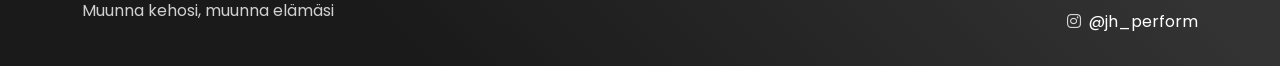
<file: services.html>
<!DOCTYPE html>
<html lang="fi">
<head>
    <meta charset="UTF-8">
    <meta name="viewport" content="width=device-width, initial-scale=1.0">
    <meta name="description" content="JH Performance - Henkilökohtaiset valmennuspalvelut ja ravinto-ohjaus. Valitse sopiva palvelupaketti fitness-tavoitteisiisi.">
    <meta name="keywords" content="henkilökohtainen valmennus, personal trainer, ravinto-ohjaus, fitness, treeniohjelma, kuopio, palvelupaketit, personal trainer kuopio, henkilökohtainen valmentaja kuopio, personal training kuopio, fitness valmennus kuopio, personal trainer finland, fitness coach kuopio, personal trainer suomi, henkilökohtainen valmentaja suomi, personal training packages kuopio">
    <meta name="author" content="JH Performance">
    <meta name="robots" content="index, follow">
    
    <!-- Open Graph / Facebook -->
    <meta property="og:type" content="website">
    <meta property="og:url" content="https://jhperformance.fi/services">
    <meta property="og:title" content="Palvelut - JH Performance">
    <meta property="og:description" content="Valitse täydellinen valmennusohjelma fitness-tavoitteisiisi. Joustavat palvelupaketit ilman pitkiä sitoumuksia.">
    <meta property="og:image" content="https://jhperformance.fi/images/hero-image.jpeg">

    <!-- Twitter -->
    <meta property="twitter:card" content="summary_large_image">
    <meta property="twitter:url" content="https://jhperformance.fi/services">
    <meta property="twitter:title" content="Palvelut - JH Performance">
    <meta property="twitter:description" content="Valitse täydellinen valmennusohjelma fitness-tavoitteisiisi. Joustavat palvelupaketit ilman pitkiä sitoumuksia.">
    <meta property="twitter:image" content="https://jhperformance.fi/images/hero-image.jpeg">

    <!-- Schema.org markup -->
    <script type="application/ld+json">
    {
        "@context": "https://schema.org",
        "@type": "Service",
        "provider": {
            "@type": "LocalBusiness",
            "name": "JH Performance",
            "image": "https://jhperformance.fi/images/JHlogo.jpeg"
        },
        "serviceType": "Personal Training",
        "areaServed": {
            "@type": "City",
            "name": "Kuopio"
        },
        "offers": [
            {
                "@type": "Offer",
                "name": "Silver Package",
                "description": "Treeniohjelma, ruokasuunnitelma, 2x kuukaudessa tulosten seuranta ja konsultaatio, rajoitettu chättituki",
                "price": "30",
                "priceCurrency": "EUR",
                "priceValidUntil": "2024-12-31"
            },
            {
                "@type": "Offer",
                "name": "Gold Package",
                "description": "Treeniohjelma, ruokasuunnitelma, 3x kuukaudessa tulosten seuranta ja konsultaatio, 1x kuukaudessa mukaan salille, rajoitettu chättituki",
                "price": "60",
                "priceCurrency": "EUR",
                "priceValidUntil": "2024-12-31"
            },
            {
                "@type": "Offer",
                "name": "Global Package",
                "description": "Treeniohjelma, ruokasuunnitelma, 3x kuukaudessa mukaan salille, jatkuva tulosten seuranta, rajaton 24/7 chättituki",
                "price": "90",
                "priceCurrency": "EUR",
                "priceValidUntil": "2024-12-31"
            }
        ]
    }
    </script>

    <script type="application/ld+json">
    {
        "@context": "https://schema.org",
        "@type": "FAQPage",
        "mainEntity": [{
            "@type": "Question",
            "name": "Miten aloitan henkilökohtaisen valmennuksen?",
            "acceptedAnswer": {
                "@type": "Answer",
                "text": "Ota meihin yhteyttä puhelimitse tai sähköpostitse. Sovimme ensin tapaamisen, jossa käymme läpi tavoitteesi ja suunnittelemme sinulle sopivan valmennusohjelman."
            }
        }, {
            "@type": "Question",
            "name": "Tarvitsenko kokemusta treenaamisesta?",
            "acceptedAnswer": {
                "@type": "Answer",
                "text": "Ei tarvitse! Suunnittelemme ohjelman juuri sinun taitotasollesi sopivaksi. Autamme sinua aloittamaan turvallisesti ja tehokkaasti."
            }
        }, {
            "@type": "Question",
            "name": "Miten verkkovalmennus toimii?",
            "acceptedAnswer": {
                "@type": "Answer",
                "text": "Verkkovalmennuksessa saat henkilökohtaisen treeniohjelman ja ravintosuunnitelman. Seuraamme edistymistäsi ja olemme saatavilla tukemaan sinua koko ajan."
            }
        }]
    }
    </script>

    <title>Palvelut - JH Performance</title>
    <link rel="icon" type="image/x-icon" href="images/favicon.ico">
    <link rel="apple-touch-icon" href="images/apple-touch-icon.png">
    <link rel="icon" type="image/png" sizes="32x32" href="images/favicon-32x32.png">
    <link rel="icon" type="image/png" sizes="16x16" href="images/favicon-16x16.png">
    <!-- Bootstrap CSS -->
    <link href="https://cdn.jsdelivr.net/npm/bootstrap@5.3.0/dist/css/bootstrap.min.css" rel="stylesheet">
    <!-- Font Awesome -->
    <link href="https://cdnjs.cloudflare.com/ajax/libs/font-awesome/6.0.0/css/all.min.css" rel="stylesheet">
    <!-- Google Fonts -->
    <link href="https://fonts.googleapis.com/css2?family=Poppins:wght@400;500;600;700&display=swap" rel="stylesheet">
    <!-- Custom CSS -->
    <link href="css/style.css" rel="stylesheet">
</head>
<body>
    <!-- Navigation -->
    <nav class="navbar navbar-expand-lg navbar-dark bg-dark fixed-top">
        <div class="container">
            <a class="navbar-brand" href="index.html"><img src="images/JHlogo.jpeg" alt="JHPerformance" class="logo"></a>
            <button class="navbar-toggler" type="button" data-bs-toggle="collapse" data-bs-target="#navbarNav">
                <span class="navbar-toggler-icon"></span>
            </button>
            <div class="collapse navbar-collapse" id="navbarNav">
                <ul class="navbar-nav ms-auto">
                    <li class="nav-item">
                        <a class="nav-link" href="index.html">Koti</a>
                    </li>
                    <li class="nav-item">
                        <a class="nav-link" href="about.html">Tietoa meistä</a>
                    </li>
                    <li class="nav-item">
                        <a class="nav-link active" href="services.html">Palvelut</a>
                    </li>
                    <li class="nav-item">
                        <a class="nav-link" href="contact.html">Yhteystiedot</a>
                    </li>
                </ul>
            </div>
        </div>
    </nav>

    <!-- Services Header -->
    <section class="py-5 mt-5">
        <div class="container">
            <h1 class="text-center display-4 fw-bold mb-4">Palvelumme</h1>
            <p class="text-center lead text-muted mb-5">Valitse täydellinen valmennusohjelma fitness-tavoitteisiisi</p>

            <!-- Main Services -->
            <div class="row g-4">
                <!-- Silver Package -->
                <div class="col-md-4">
                    <div class="card d-flex flex-column h-100 shadow-lg service-card">
                        <img src="images/silver.png" class="card-img-top mx-auto d-block p-4" alt="Silver" style="width: 50%; object-fit: cover;">
                        <div class="card-body flex-grow-1 d-flex flex-column">
                            <h3 class="card-title">Silver</h3>
                            <p class="text-primary h5 mb-4">30€/kk</p>
                            <ul class="list-unstyled">
                                <li class="mb-2"><i class="fas fa-check-circle text-primary me-2"></i>Treeniohjelma</li>
                                <li class="mb-2"><i class="fas fa-check-circle text-primary me-2"></i>Ruokasuunnitelma</li>
                                <li class="mb-2"><i class="fas fa-check-circle text-primary me-2"></i>2x kuukaudessa tulosten seuranta ja konsultaatio</li>
                                <li class="mb-2"><i class="fas fa-check-circle text-primary me-2"></i>Rajoitettu chättituki</li>
                                <li class="mb-2"><i class="fas fa-check-circle text-primary me-2"></i>Edullisin hinta</li>
                            </ul>
                            <div class="text-center mt-4 mt-auto">
                                <a href="contact.html" class="btn btn-primary">Aloita nyt</a>
                            </div>
                        </div>
                    </div>
                </div>

                <!-- Group Training -->
                <div class="col-md-4">
                    <div class="card d-flex flex-column h-100 shadow-lg service-card">
                        <img src="images/gold.png" class="card-img-top mx-auto d-block p-4" alt="Gold" style="width: 50%; object-fit: cover;">
                        <div class="card-body flex-grow-1 d-flex flex-column">
                            <h3 class="card-title">Gold</h3>
                            <p class="text-primary h5 mb-4">60€/kk</p>
                            <ul class="list-unstyled">
                                <li class="mb-2"><i class="fas fa-check-circle text-primary me-2"></i>Treeniohjelma</li>
                                <li class="mb-2"><i class="fas fa-check-circle text-primary me-2"></i>Ruokasuunnitelma</li>
                                <li class="mb-2"><i class="fas fa-check-circle text-primary me-2"></i>3x kuukaudessa tulosten seuranta ja konsultaatio</li>
                                <li class="mb-2"><i class="fas fa-check-circle text-primary me-2"></i>1x kuukaudessa mukaan salille (Kuopio)</li>
                                <li class="mb-2"><i class="fas fa-check-circle text-primary me-2"></i>Rajoitettu chättituki</li>
                                <li class="mb-2"><i class="fas fa-check-circle text-primary me-2"></i>Paras hinta-laatusuhde</li>
                            </ul>
                            <div class="text-center mt-4 mt-auto">
                                <a href="contact.html" class="btn btn-primary">Aloita nyt</a>
                            </div>
                        </div>
                    </div>
                </div>

                <!-- Online Coaching -->
                <div class="col-md-4">
                    <div class="card d-flex flex-column h-100 shadow-lg service-card">
                        <img src="images/global.png" class="card-img-top mx-auto d-block p-4" alt="Global" style="width: 50%; object-fit: cover;">
                        <div class="card-body flex-grow-1 d-flex flex-column">
                            <h3 class="card-title">Global</h3>
                            <p class="text-primary h5 mb-4">90€/kk</p>
                            <ul class="list-unstyled">
                                <li class="mb-2"><i class="fas fa-check-circle text-primary me-2"></i>Treeniohjelma</li>
                                <li class="mb-2"><i class="fas fa-check-circle text-primary me-2"></i>Ruokasuunnitelma</li>
                                <li class="mb-2"><i class="fas fa-check-circle text-primary me-2"></i>3x kuukaudessa mukaan salille (Kuopio)</li>
                                <li class="mb-2"><i class="fas fa-check-circle text-primary me-2"></i>Jatkuva tulosten seuranta</li>
                                <li class="mb-2"><i class="fas fa-check-circle text-primary me-2"></i>Rajaton 24/7 chättituki</li>
                                <li class="mb-2"><i class="fas fa-check-circle text-primary me-2"></i>Huippuluokan valinta</li>
                            </ul>
                            <div class="text-center mt-4 mt-auto">
                                <a href="contact.html" class="btn btn-primary">Aloita nyt</a>
                            </div>
                        </div>
                    </div>
                </div>

            </div>

            <!-- Commitment Message -->
            <div class="text-center mt-5">
                <p class="lead text-muted">Kaikki palvelumme ovat joustavia ja voit irtisanoa ne milloin tahansa. Ei pitkiä sitoumuksia - voit maksaa kuukausi kerrallaan ja lopettaa palvelun käytön tarpeen mukaan.</p>
            </div>

        </div>
    </section>


    <section class="py-5 bg-light">
        <div class="container">
            <h2 class="text-center mb-5">Usein kysytyt kysymykset</h2>
            <div class="row justify-content-center">
                <div class="col-lg-8">
                    <div class="accordion" id="faqAccordion">
                        <div class="accordion-item">
                            <h3 class="accordion-header">
                                <button class="accordion-button" type="button" data-bs-toggle="collapse" data-bs-target="#faq1">
                                    Miten aloitan henkilökohtaisen valmennuksen?
                                </button>
                            </h3>
                            <div id="faq1" class="accordion-collapse collapse show" data-bs-parent="#faqAccordion">
                                <div class="accordion-body">
                                    Ota meihin yhteyttä puhelimitse tai sähköpostitse. Sovimme ensin tapaamisen, jossa käymme läpi tavoitteesi ja suunnittelemme sinulle sopivan valmennusohjelman.
                                </div>
                            </div>
                        </div>
                        <div class="accordion-item">
                            <h3 class="accordion-header">
                                <button class="accordion-button collapsed" type="button" data-bs-toggle="collapse" data-bs-target="#faq2">
                                    Tarvitsenko kokemusta treenaamisesta?
                                </button>
                            </h3>
                            <div id="faq2" class="accordion-collapse collapse" data-bs-parent="#faqAccordion">
                                <div class="accordion-body">
                                    Ei tarvitse! Suunnittelemme ohjelman juuri sinun taitotasollesi sopivaksi. Autamme sinua aloittamaan turvallisesti ja tehokkaasti.
                                </div>
                            </div>
                        </div>
                        <div class="accordion-item">
                            <h3 class="accordion-header">
                                <button class="accordion-button collapsed" type="button" data-bs-toggle="collapse" data-bs-target="#faq3">
                                    Miten verkkovalmennus toimii?
                                </button>
                            </h3>
                            <div id="faq3" class="accordion-collapse collapse" data-bs-parent="#faqAccordion">
                                <div class="accordion-body">
                                    Verkkovalmennuksessa saat henkilökohtaisen treeniohjelman ja ravintosuunnitelman. Seuraamme edistymistäsi ja olemme saatavilla tukemaan sinua koko ajan.
                                </div>
                            </div>
                        </div>
                    </div>
                </div>
            </div>
        </div>
    </section>

    <!-- Footer -->
    <footer class="bg-dark text-white py-4">
        <div class="container">
            <div class="row">
                <div class="col-md-6">
                    <h5>JH Performance</h5>
                    <p>Muunna kehosi, muunna elämäsi</p>
                </div>
                <div class="col-md-6 text-md-end">
                    <div class="d-flex flex-column align-items-md-end gap-2">
                        <a href="tel:+358452336076" class="text-white text-decoration-none">
                            <i class="fas fa-phone me-2"></i>+358 45 233 6076
                        <!--
                        </a>
                        <a href="mailto:juho@jhperformance.fi" class="text-white text-decoration-none">
                            <i class="fas fa-envelope me-2"></i>juho@jhperformance.fi
                        </a>
                        -->
                        <a href="https://www.instagram.com/jh_perform" target="_blank" class="text-white text-decoration-none">
                            <i class="fab fa-instagram me-2"></i>@jh_perform
                        </a>
                    </div>
                </div>
            </div>
        </div>
    </footer>

    <!-- Bootstrap JS -->
    <script src="https://cdn.jsdelivr.net/npm/bootstrap@5.3.0/dist/js/bootstrap.bundle.min.js"></script>
    <!-- Custom JS -->
    <script src="js/main.js"></script>
</body>
</html>
</file>
<file: css/style.css>
/* Global Styles */
:root {
    --primary-color: #1a1a1a;
    --secondary-color: #B8860B;  /* Dark Goldenrod */
    --text-color: #333;
    --light-bg: #f8f9fa;
    --white: #ffffff;
}

html, body {
    height: 100%;
    margin: 0;
}

body {
    font-family: 'Poppins', sans-serif;
    color: var(--text-color);
    line-height: 1.6;
    padding-top: 70px; /* More space for mobile/tablet */
    display: flex;
    flex-direction: column;
    min-height: 100vh;
}

@media (min-width: 1051px) {
    body {
        padding-top: 30px; /* Less space for desktop */
    }
}

main {
    flex: 1 0 auto;
}

/* Navigation */
.navbar {
    padding: 1rem 0;
    transition: all 0.3s ease;
    background: rgba(255, 255, 255, 0.95);
    backdrop-filter: blur(10px);
    box-shadow: 0 2px 15px rgba(0, 0, 0, 0.05);
}

.navbar.scrolled {
    padding: 0.5rem 0;
    background: rgba(255, 255, 255, 0.98);
}

.navbar-brand {
    font-weight: 700;
    font-size: 1.5rem;
    padding: 0;
    margin-right: 2rem;
    display: flex;
    align-items: center;
}

.logo {
    height: 7.5vh;
    width: auto;
    object-fit: contain;
    border-radius: 10%;
    transition: all 0.3s ease;
}

.navbar.scrolled .logo {
    height: 6vh;
}

.nav-link {
    font-weight: 500;
    padding: 0.5rem 1rem !important;
    transition: all 0.3s ease;
    position: relative;
    color: var(--white) !important;
}

.nav-link::after {
    content: '';
    position: absolute;
    bottom: 0;
    left: 50%;
    width: 0;
    height: 2px;
    background: var(--secondary-color);
    transition: all 0.3s ease;
    transform: translateX(-50%);
}

.nav-link:hover::after,
.nav-link.active::after {
    width: 80%;
}

.nav-link:hover {
    color: var(--secondary-color) !important;
    transform: translateY(-1px);
}

/* Mobile Navigation */
.navbar-toggler {
    border: none;
    padding: 0.5rem;
    transition: all 0.3s ease;
    display: flex;
    align-items: center;
    justify-content: center;
    width: 40px;
    height: 40px;
}

.navbar-toggler:focus {
    box-shadow: none;
}

.navbar-toggler-icon {
    background-image: none;
    position: relative;
    width: 24px;
    height: 2px;
    background-color: var(--white);
    transition: all 0.3s ease;
    display: block;
}

.navbar-toggler-icon::before,
.navbar-toggler-icon::after {
    content: '';
    position: absolute;
    width: 24px;
    height: 2px;
    background-color: var(--white);
    transition: all 0.3s ease;
    left: 0;
}

.navbar-toggler-icon::before {
    top: -8px;
}

.navbar-toggler-icon::after {
    top: 8px;
}

.navbar-toggler[aria-expanded="true"] .navbar-toggler-icon {
    background-color: transparent;
}

.navbar-toggler[aria-expanded="true"] .navbar-toggler-icon::before {
    transform: rotate(45deg);
    top: 0;
}

.navbar-toggler[aria-expanded="true"] .navbar-toggler-icon::after {
    transform: rotate(-45deg);
    top: 0;
}

@media (max-width: 991px) {
    .navbar-collapse {
        background: var(--primary-color);
        padding: 1rem;
        border-radius: 12px;
        box-shadow: 0 4px 20px rgba(0, 0, 0, 0.1);
        margin-top: 1rem;
    }

    .nav-link {
        padding: 0.75rem 1rem !important;
        border-radius: 8px;
        color: var(--white) !important;
    }

    .nav-link:hover {
        background: rgba(255, 255, 255, 0.1);
        color: var(--white) !important;
    }

    .nav-link::after {
        display: none;
    }

    .navbar-toggler-icon,
    .navbar-toggler-icon::before,
    .navbar-toggler-icon::after {
        background-color: var(--white);
    }
}

/* Hero Section */
.hero-section {
    background: linear-gradient(45deg, var(--primary-color) 30%, #2a2a2a 90%);
    padding-top: 80px;
    position: relative;
    overflow: hidden;
    z-index: 1;
}

.hero-section::before {
    content: '';
    position: absolute;
    top: 0;
    left: 0;
    right: 0;
    bottom: 0;
    opacity: 0.1;
    z-index: -1;
}

/* Buttons */
.btn-primary {
    background-color: #B8860B !important;
    border-color: #B8860B !important;
    padding: 0.8rem 2rem;
    font-weight: 500;
    transition: all 0.3s ease;
    position: relative;
    z-index: 2;
    cursor: pointer !important;
}

.btn-primary:hover {
    background-color: #8B6914 !important;
    border-color: #8B6914 !important;
    transform: translateY(-2px);
    box-shadow: 0 4px 15px rgba(184, 134, 11, 0.3);
}

.btn-outline-primary {
    color: #B8860B !important;
    border-color: #B8860B !important;
}

.btn-outline-primary:hover {
    background-color: #B8860B !important;
    border-color: #B8860B !important;
    color: var(--white);
}

/* Feature Cards */
.feature-card {
    background: var(--white);
    border-radius: 12px;
    box-shadow: 0 4px 20px rgba(0, 0, 0, 0.08);
    transition: all 0.3s ease;
    height: 100%;
    opacity: 0;
    animation: fadeInUp 0.8s ease forwards;
    display: flex;
    flex-direction: column;
    overflow: hidden;
}

.feature-card h4 {
    font-size: 1.25rem;
    margin-bottom: 1rem;
}

.feature-card p {
    margin-bottom: 0;
    flex-grow: 1;
}

.feature-card:hover {
    transform: translateY(-8px);
    box-shadow: 0 8px 30px rgba(0, 0, 0, 0.12);
}

.feature-card i {
    color: var(--secondary-color);
    transition: all 0.3s ease;
}

.feature-card:hover i {
    transform: scale(1.1);
}

.feature-card:nth-child(1) { animation-delay: 0.2s; }
.feature-card:nth-child(2) { animation-delay: 0.4s; }
.feature-card:nth-child(3) { animation-delay: 0.6s; }
.feature-card:nth-child(4) { animation-delay: 0.8s; }

@media (min-width: 992px) and (max-width: 1399px) {
    .feature-card {
        padding: 1.5rem !important;
    }
    
    .feature-card h4 {
        font-size: 1.1rem;
    }
    
    .feature-card p {
        font-size: 0.95rem;
    }
    
    .feature-card i {
        font-size: 2.5rem !important;
    }
}

/* Service Cards */
.service-card {
    transition: all 0.3s ease;
}

.service-card:hover {
    transform: translateY(-8px);
}

.service-card .card-img-top {
    border-top-left-radius: 12px;
    border-top-right-radius: 12px;
}

/* About Page */
.trainer-profile img {
    border: 4px solid var(--white);
    box-shadow: 0 4px 20px rgba(0, 0, 0, 0.1);
}

/* Contact Form */
.form-control {
    padding: 0.8rem 1rem;
    border-radius: 8px;
    border: 1px solid #ddd;
    transition: all 0.3s ease;
}

.form-control:focus {
    border-color: var(--secondary-color);
    box-shadow: 0 0 0 0.2rem rgba(184, 134, 11, 0.25);
}

.form-label {
    font-weight: 500;
    margin-bottom: 0.5rem;
}

/* Contact Info Cards */
.contact-info-card {
    height: 100%;
}

.contact-info-card i {
    width: 24px;
    text-align: center;
}

/* Map Section */
.map-container {
    border-radius: 12px;
    overflow: hidden;
}

/* Footer */
footer {
    background: linear-gradient(45deg, var(--primary-color) 30%, #333333 90%) !important;
    position: relative;
    overflow: hidden;
    flex-shrink: 0;
}

footer::before {
    content: '';
    position: absolute;
    top: 0;
    left: 0;
    right: 0;
    bottom: 0;
    opacity: 0.05;
}

footer .container {
    position: relative;
    z-index: 1;
}

footer h5 {
    font-size: 1.5rem;
    font-weight: 600;
    margin-bottom: 1rem;
    color: var(--white);
}

footer p {
    color: rgba(255, 255, 255, 0.8);
    margin-bottom: 0;
}

footer a {
    color: rgba(255, 255, 255, 0.8) !important;
    padding: 0.5rem 0;
}

footer a:hover {
    color: var(--secondary-color) !important;
}

footer i {
    color: rgba(255, 255, 255, 0.8);
}

footer a:hover i {
    color: var(--secondary-color) !important;
}

/* Animations */
@keyframes fadeInUp {
    from {
        opacity: 0;
        transform: translateY(20px);
    }
    to {
        opacity: 1;
        transform: translateY(0);
    }
}

/* Common animation classes for all pages */
h1, h2, h3, .lead, p {
    opacity: 0;
    animation: fadeInUp 0.8s ease forwards;
}

/* Remove animations from footer */
footer p,
footer h5,
footer a,
footer i {
    opacity: 1;
    animation: none;
}

/* Remove animations from contact.html page */
body[data-page="contact"] h1,
body[data-page="contact"] h2,
body[data-page="contact"] h3,
body[data-page="contact"] .lead,
body[data-page="contact"] p,
body[data-page="contact"] .card,
body[data-page="contact"] .btn,
body[data-page="contact"] .feature-card,
body[data-page="contact"] .service-card {
    opacity: 1;
    animation: none;
}

/* Hero section animations */
.hero-section h1 {
    animation-delay: 0.2s;
}

.hero-section p {
    animation-delay: 0.4s;
}

.hero-section .btn {
    opacity: 0;
    animation: fadeInUp 0.8s ease forwards;
    animation-delay: 0.6s;
}

/* Feature cards animations */
.feature-card {
    opacity: 0;
    animation: fadeInUp 0.8s ease forwards;
}

.feature-card:nth-child(1) { animation-delay: 0.2s; }
.feature-card:nth-child(2) { animation-delay: 0.4s; }
.feature-card:nth-child(3) { animation-delay: 0.6s; }
.feature-card:nth-child(4) { animation-delay: 0.8s; }

/* Service cards animations */
.service-card {
    opacity: 0;
    animation: fadeInUp 0.8s ease forwards;
}

.service-card:nth-child(1) { animation-delay: 0.2s; }
.service-card:nth-child(2) { animation-delay: 0.4s; }
.service-card:nth-child(3) { animation-delay: 0.6s; }

/* Contact section animations */
#contact h2 {
    animation-delay: 0.2s;
}

#contact p {
    animation-delay: 0.4s;
}

#contact .card {
    opacity: 0;
    animation: fadeInUp 0.8s ease forwards;
}

#contact .card:nth-child(1) { animation-delay: 0.6s; }
#contact .card:nth-child(2) { animation-delay: 0.8s; }
#contact .card:nth-child(3) { animation-delay: 1s; }

/* About page specific animations */
.trainer-profile img {
    opacity: 0;
    animation: fadeInUp 0.8s ease forwards;
    animation-delay: 0.2s;
}

.trainer-profile .card {
    opacity: 0;
    animation: fadeInUp 0.8s ease forwards;
    animation-delay: 0.4s;
}

/* Services page specific animations */
.accordion-item {
    opacity: 0;
    animation: fadeInUp 0.8s ease forwards;
}

.accordion-item:nth-child(1) { animation-delay: 0.2s; }
.accordion-item:nth-child(2) { animation-delay: 0.4s; }
.accordion-item:nth-child(3) { animation-delay: 0.6s; }

/* Responsive Adjustments */
@media (max-width: 768px) {
    .hero-section {
        text-align: center;
    }
    
    .hero-section img {
        margin-top: 2rem;
    }
    
    .feature-card {
        margin-bottom: 1.5rem;
    }

    .service-card {
        margin-bottom: 1.5rem;
    }

    .contact-info-card {
        margin-bottom: 1.5rem;
    }
}

/* Smooth Scrolling */
html {
    scroll-behavior: smooth;
}

/* Section Spacing */
section {
    padding: 5rem 0;
}

/* Image Styles */
.img-fluid {
    max-width: 100%;
    height: auto;
    border-radius: 12px;
}

/* Card Styles */
.card {
    border: none;
    border-radius: 12px;
    overflow: hidden;
    transition: all 0.3s ease;
}

.card:hover {
    box-shadow: 0 8px 30px rgba(184, 134, 11, 0.15);
}

/* Typography */
h1, h2, h3, h4, h5, h6 {
    font-weight: 600;
    line-height: 1.3;
}

.lead {
    font-weight: 400;
    font-size: 1.2rem;
}

/* List Styles */
.list-unstyled li {
    margin-bottom: 1rem;
}

/* Icon Styles */
.text-primary {
    color: #B8860B !important;
}

/* Background Colors */
.bg-light {
    background-color: var(--light-bg) !important;
}

/* Shadow Styles */
.shadow-lg {
    box-shadow: 0 4px 20px rgba(0, 0, 0, 0.08) !important;
}

/* Form Select Styles */
.form-select {
    padding: 0.8rem 1rem;
    border-radius: 8px;
    border: 1px solid #ddd;
    transition: all 0.3s ease;
}

.form-select:focus {
    border-color: var(--secondary-color);
    box-shadow: 0 0 0 0.2rem rgba(184, 134, 11, 0.25);
}

/* Contact page specific animations */
body[data-page="contact"] h1 {
    opacity: 0;
    animation: fadeIn 0.6s ease forwards;
    animation-delay: 0.15s;
}

body[data-page="contact"] .lead {
    opacity: 0;
    animation: fadeIn 0.6s ease forwards;
    animation-delay: 0.3s;
}

body[data-page="contact"] .card {
    opacity: 0;
    animation: fadeIn 0.6s ease forwards;
}

body[data-page="contact"] .card:nth-child(1) {
    animation-delay: 0.45s;
}

body[data-page="contact"] .card:nth-child(2) {
    animation-delay: 0.6s;
}

@keyframes fadeIn {
    from {
        opacity: 0;
    }
    to {
        opacity: 1;
    }
}

/* Hero section animations */
.hero-section h1 {
    animation-delay: 0.2s;
}

.hero-section p {
    animation-delay: 0.4s;
}

.hero-section .btn {
    opacity: 0;
    animation: fadeInUp 0.8s ease forwards;
    animation-delay: 0.6s;
}

/* Feature cards animations */
.feature-card {
    opacity: 0;
    animation: fadeInUp 0.8s ease forwards;
}

.feature-card:nth-child(1) { animation-delay: 0.2s; }
.feature-card:nth-child(2) { animation-delay: 0.4s; }
.feature-card:nth-child(3) { animation-delay: 0.6s; }
.feature-card:nth-child(4) { animation-delay: 0.8s; }

/* Service cards animations */
.service-card {
    opacity: 0;
    animation: fadeInUp 0.8s ease forwards;
}

.service-card:nth-child(1) { animation-delay: 0.2s; }
.service-card:nth-child(2) { animation-delay: 0.4s; }
.service-card:nth-child(3) { animation-delay: 0.6s; }

/* Contact section animations */
#contact h2 {
    animation-delay: 0.2s;
}

#contact p {
    animation-delay: 0.4s;
}

#contact .card {
    opacity: 0;
    animation: fadeInUp 0.8s ease forwards;
}

#contact .card:nth-child(1) { animation-delay: 0.6s; }
#contact .card:nth-child(2) { animation-delay: 0.8s; }
#contact .card:nth-child(3) { animation-delay: 1s; }

/* About page specific animations */
.trainer-profile img {
    opacity: 0;
    animation: fadeInUp 0.8s ease forwards;
    animation-delay: 0.2s;
}

.trainer-profile .card {
    opacity: 0;
    animation: fadeInUp 0.8s ease forwards;
    animation-delay: 0.4s;
}

/* Services page specific animations */
.accordion-item {
    opacity: 0;
    animation: fadeInUp 0.8s ease forwards;
}

.accordion-item:nth-child(1) { animation-delay: 0.2s; }
.accordion-item:nth-child(2) { animation-delay: 0.4s; }
.accordion-item:nth-child(3) { animation-delay: 0.6s; }

/* Responsive Adjustments */
@media (max-width: 768px) {
    .hero-section {
        text-align: center;
    }
    
    .hero-section img {
        margin-top: 2rem;
    }
    
    .feature-card {
        margin-bottom: 1.5rem;
    }

    .service-card {
        margin-bottom: 1.5rem;
    }

    .contact-info-card {
        margin-bottom: 1.5rem;
    }
}

/* Smooth Scrolling */
html {
    scroll-behavior: smooth;
}

/* Section Spacing */
section {
    padding: 5rem 0;
}

/* Image Styles */
.img-fluid {
    max-width: 100%;
    height: auto;
    border-radius: 12px;
}

/* Card Styles */
.card {
    border: none;
    border-radius: 12px;
    overflow: hidden;
}

/* Typography */
h1, h2, h3, h4, h5, h6 {
    font-weight: 600;
    line-height: 1.3;
}

.lead {
    font-weight: 400;
    font-size: 1.2rem;
}

/* List Styles */
.list-unstyled li {
    margin-bottom: 1rem;
}

/* Icon Styles */
.text-primary {
    color: #B8860B !important;
}

/* Background Colors */
.bg-light {
    background-color: var(--light-bg) !important;
}

/* Shadow Styles */
.shadow-lg {
    box-shadow: 0 4px 20px rgba(0, 0, 0, 0.08) !important;
}

/* Form Select Styles */
.form-select {
    padding: 0.8rem 1rem;
    border-radius: 8px;
    border: 1px solid #ddd;
    transition: all 0.3s ease;
}

.form-select:focus {
    border-color: var(--secondary-color);
    box-shadow: 0 0 0 0.2rem rgba(184, 134, 11, 0.25);
}

/* Links */
a {
    color: #B8860B;
    transition: all 0.3s ease;
}

a:hover {
    color: #8B6914;
}

/* Social Media Icons */
.social-icon {
    color: #B8860B;
    transition: all 0.3s ease;
}

.social-icon:hover {
    color: #8B6914;
    transform: scale(1.1);
}

/* Black Friday Modal Styles */
.black-friday-modal .modal-content {
    background: linear-gradient(135deg, #000000 0%, #434343 100%);
    border: none;
    border-radius: 20px;
    overflow: hidden;
    position: relative;
}

.black-friday-modal .modal-content::before {
    content: '';
    position: absolute;
    top: -50%;
    left: -50%;
    width: 200%;
    height: 200%;
    background: radial-gradient(circle, rgba(255,215,0,0.1) 0%, transparent 70%);
    animation: rotate 10s linear infinite;
}

.black-friday-modal .modal-body {
    position: relative;
    z-index: 1;
}

.black-friday-modal .btn-close-white {
    filter: brightness(1) invert(1);
    opacity: 0.8;
}

.black-friday-modal .btn-close-white:hover {
    opacity: 1;
}

.black-friday-icon {
    animation: pulse 2s ease-in-out infinite;
}

.black-friday-modal .btn-warning {
    background-color: #FFD700;
    border: none;
    color: #000;
    font-weight: 600;
    transition: all 0.3s ease;
    box-shadow: 0 4px 15px rgba(255, 215, 0, 0.3);
}

.black-friday-modal .btn-warning:hover {
    background-color: #FFC700;
    transform: translateY(-2px);
    box-shadow: 0 6px 20px rgba(255, 215, 0, 0.5);
}

.offer-details {
    background: rgba(255, 255, 255, 0.1);
    border-radius: 12px;
    padding: 1rem;
    backdrop-filter: blur(10px);
}

@keyframes pulse {
    0%, 100% {
        transform: scale(1);
    }
    50% {
        transform: scale(1.1);
    }
}

@keyframes rotate {
    0% {
        transform: rotate(0deg);
    }
    100% {
        transform: rotate(360deg);
    }
}

/* Black Friday Alert in Contact Form */
.black-friday-alert {
    border-left: 4px solid #28a745;
    background-color: #d4edda;
    border-color: #c3e6cb;
}

.black-friday-alert .form-check-label {
    color: #155724;
}

.black-friday-alert small {
    color: #155724 !important;
}
</file>
